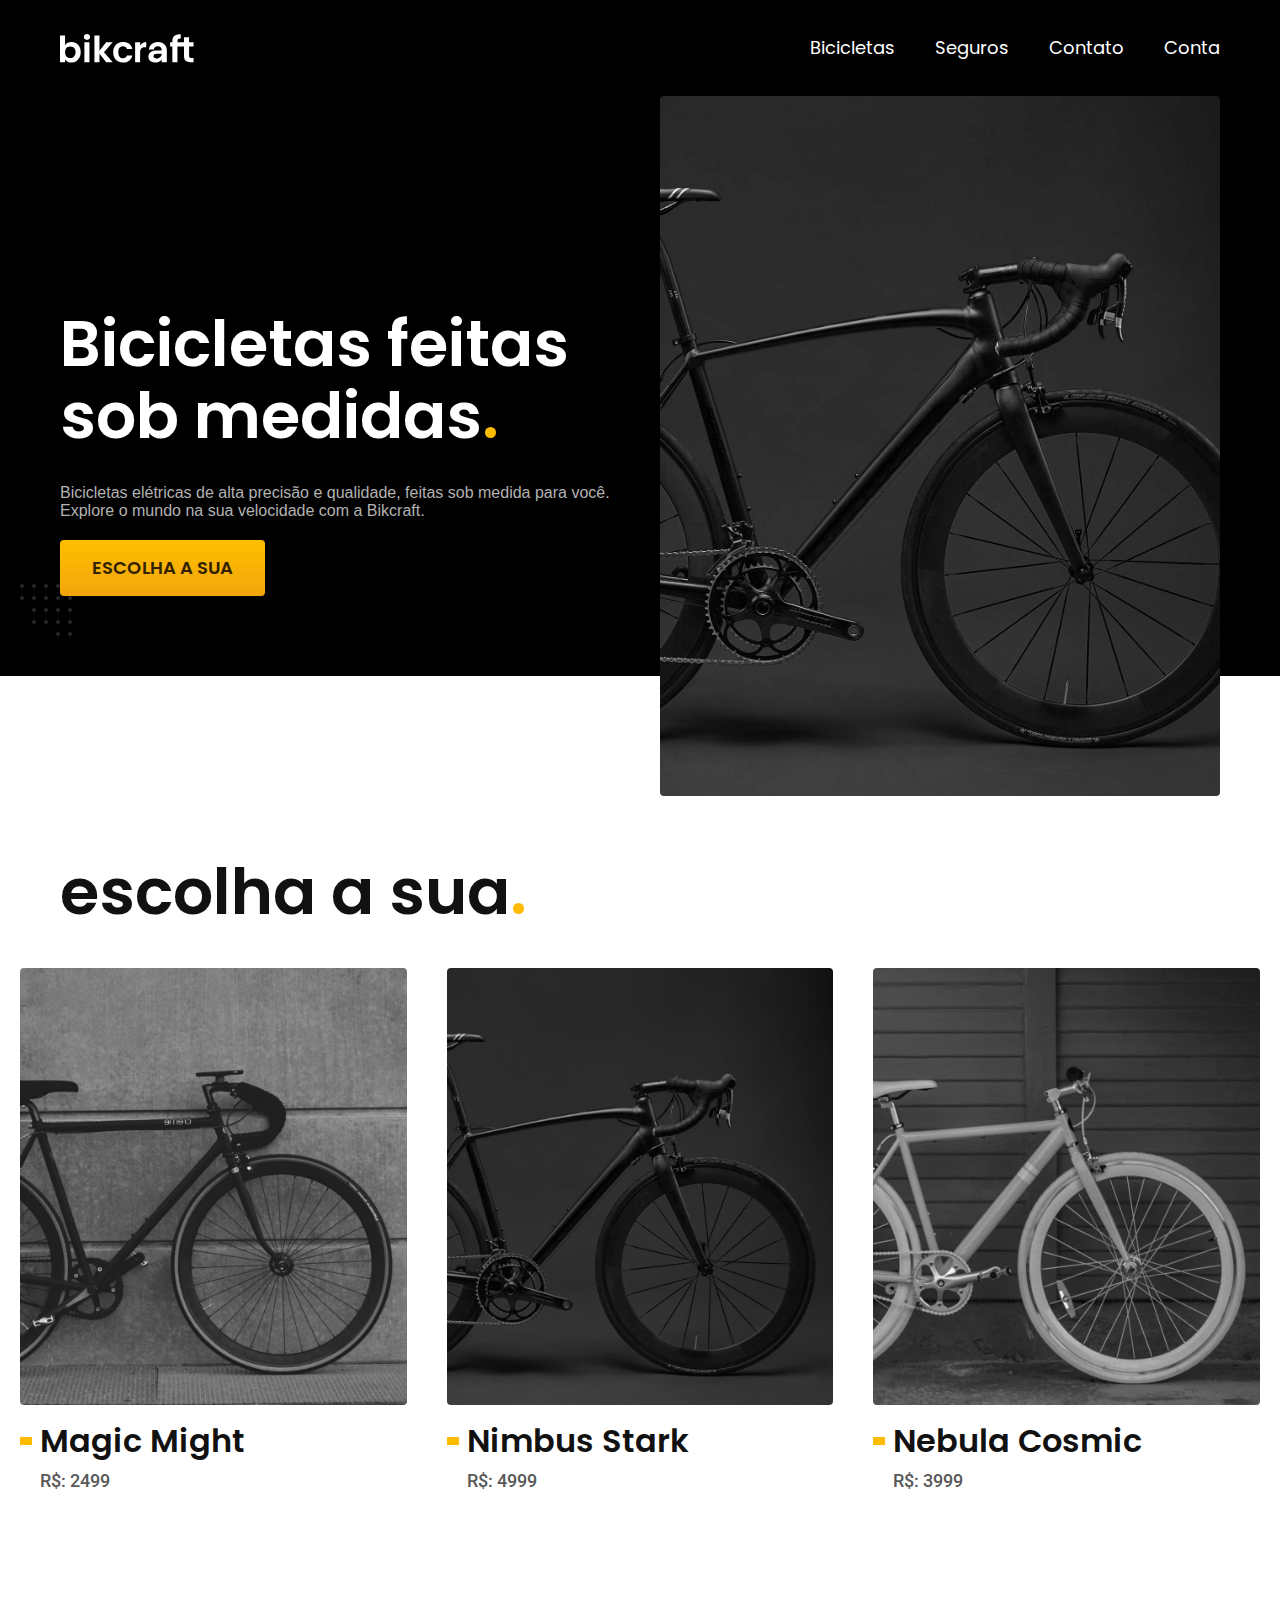
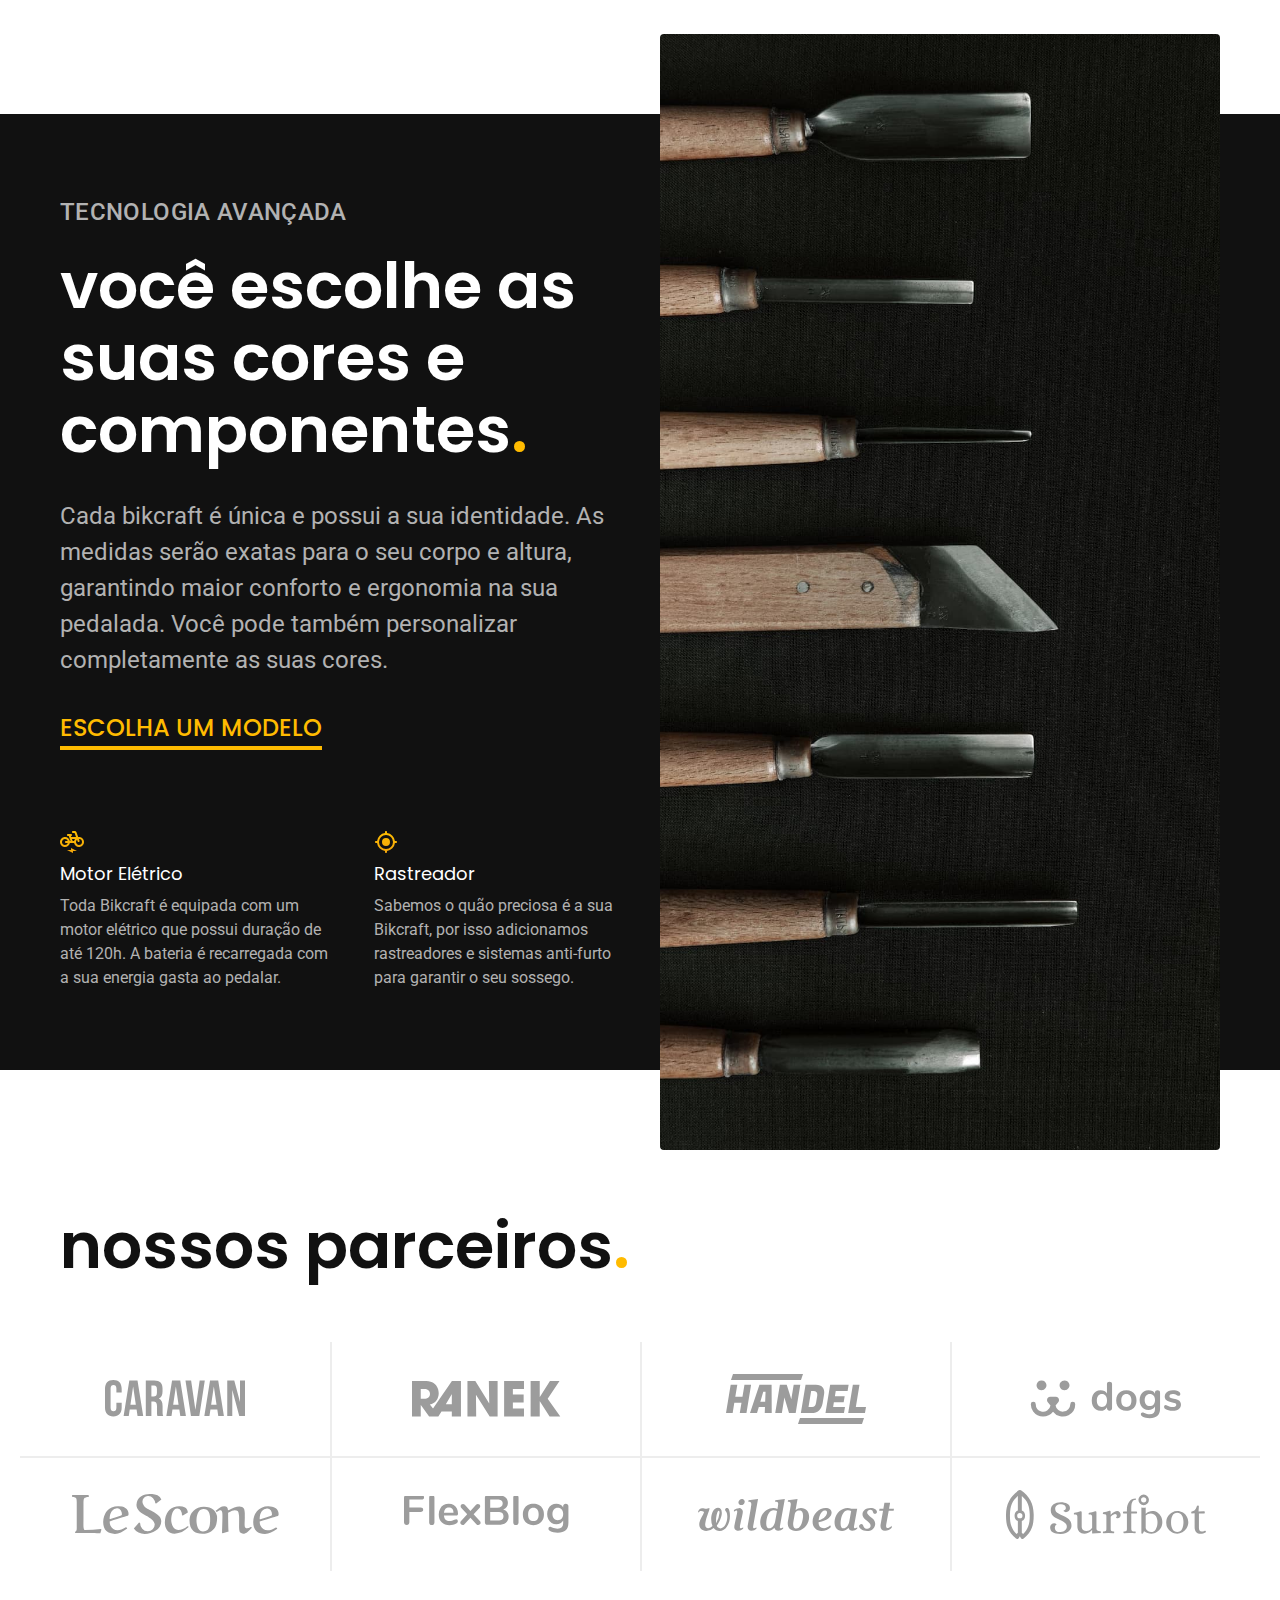
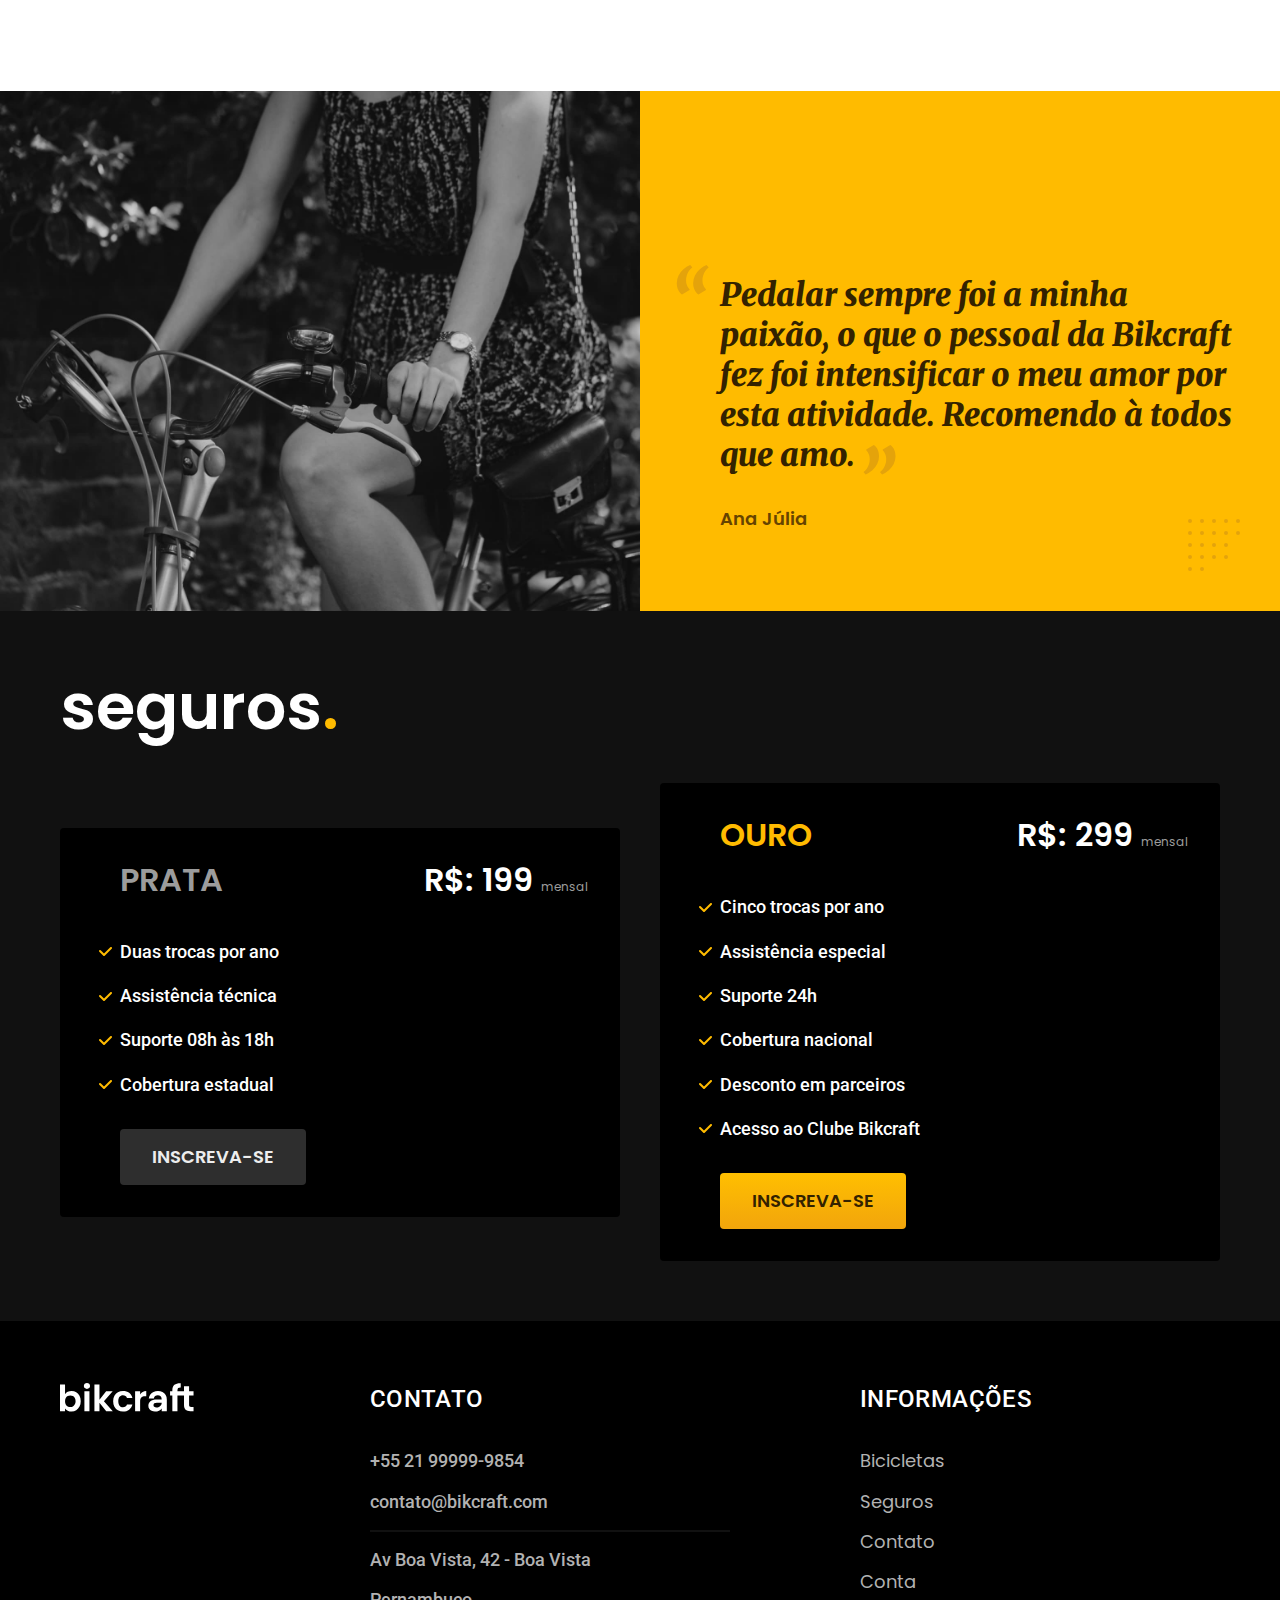
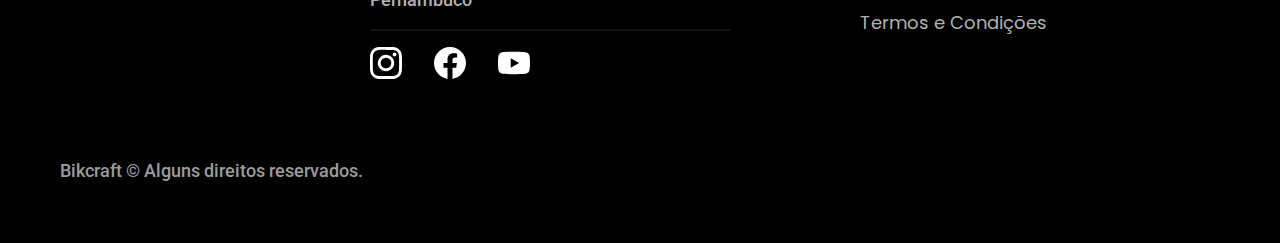
<file: index.html>
<!DOCTYPE html>

<html lang="pt-br">

<head>
    <meta charset="UTF-8">
    <meta name="viewport" content="width=device-width, initial-scale=1.0">
    <title> Bikcraft - Bicicletas Elétricas</title>
    <meta name="description" content="Bicicletas elétricas de alta precisão e qualidade, feitas sob medida para o cliente. Explore o mundo na sua velocidade com a Bikcraft.">

    <link rel="preload" href="./css/style.css" as="style">
    <link rel="stylesheet" href="./css/style.css">

    <link rel="preconnect" href="https://fonts.googleapis.com">
    <link rel="preconnect" href="https://fonts.gstatic.com" crossorigin>
    <link href="https://fonts.googleapis.com/css2?family=Merriweather:ital,wght@1,900&family=Poppins:wght@400;600&family=Roboto:wght@400;500&display=swap" rel="stylesheet">
</head>

<body>
    <header class="header-bg">
        <div class="header container">
            <a href="./">
                <img src="./img/bikcraft.svg" width="136" height="32" alt="Bikcraft">
            </a>

            <nav aria-label="primaria">
                <ul class="header-menu font-1-m cor-0">
                    <li> <a href="./bicicletas.html"> Bicicletas</a></li>
                    <li> <a href="./seguros.html"> Seguros</a></li>
                    <li> <a href="./contato.html"> Contato</a></li>
                    <li> <a href="./login.html"> Conta</a></li>
                </ul>
            </nav>
        </div>
    </header>

    <main class="introducao-bg">
        <div class="introducao container">
            <div class="introducao-conteudo">
                <h1 class="font-1-xxl cor-0 fadeInDown" data-anime="200"> Bicicletas feitas sob medidas<span class="cor-p1">.</span></h1>
                <p class="font-s-l cor-5 fadeInDown" data-anime="400">Bicicletas elétricas de alta precisão e qualidade, feitas sob medida para você. Explore o mundo na sua velocidade com a Bikcraft.</p>
                <a class="botao fadeInDown" href="./bicicletas.html" data-anime="600">Escolha a sua</a>
            </div>
            <picture data-anime="800" class="fadeInDown">
                <source media="(max-width: 800px)" srcset="./img/bicicletas/nimbus.jpg">
                <img src="./img/fotos/introducao.jpg" width="1280" height="1600" alt="Bicicleta elétrica preta.">
            </picture>
        </div>
    </main>

    <article class="bicicletas-lista">
        <h2 class=" container font-1-xxl">escolha a sua<span class="cor-p1">.</span></h2>
        <ul>
            <li>
                <a href="./bicicletas/magic.html">
                    <img src="/img/bicicletas/magic-home.jpg" width="920" height="1040" alt="Bicicleta preta">
                    <h3 class="font-1-xl">Magic Might</h3>
                    <span class="font-2-m cor-8">R$: 2499</span>
                </a>
            </li>
            <li>
                <a href="./bicicletas/nimbus.html">
                    <img src="/img/bicicletas/nimbus-home.jpg" width="920" height="1040" alt="Bicicleta preta">
                    <h3 class="font-1-xl">Nimbus Stark</h3>
                    <span class="font-2-m cor-8">R$: 4999</span>
                </a>
            </li>
            <li>
                <a href="./bicicletas/nebula.html">
                    <img src="/img/bicicletas/nebula-home.jpg"  width="920" height="1040" alt="Bicicleta preta">
                    <h3 class="font-1-xl">Nebula Cosmic</h3>
                    <span class="font-2-m cor-8">R$: 3999</span>
                </a>
            </li>
        </ul>
    </article>

    <article class="tecnologia-bg">
        <div class="tecnologia container">
            <div class="tecnologia-conteudo">
                <span class="font-2-l-b cor-5">Tecnologia Avançada</span>
                <h2 class="font-1-xxl cor-0">você escolhe as suas cores e componentes<spann class="cor-p1">.</span></h2>
                <p class="font-2-l cor-5">Cada bikcraft é única e possui a sua identidade. As medidas serão exatas para o seu corpo e altura, garantindo maior conforto e ergonomia na sua pedalada. Você pode também personalizar completamente as suas cores. </p>
                <a class="link" href="./bicicletas.html">Escolha um modelo</a>
                <div class="tecnologia-vantagens">
                    <div>
                        <img src="./img/icones/eletrica.svg" width="24" height="24" alt="">
                        <h3 class="font-1-m cor-0">Motor Elétrico</h3>
                        <p class="font-2-s cor-5">Toda Bikcraft é equipada com um motor elétrico que possui duração de até 120h. A bateria é recarregada com a sua energia gasta ao pedalar.</p>
                    </div>
                    <div>
                        <img src="./img/icones/rastreador.svg" width="24" height="24" alt="">
                        <h3 class="font-1-m cor-0">Rastreador</h3>
                        <p class="font-2-s cor-5">Sabemos o quão preciosa é a sua Bikcraft, por isso adicionamos rastreadores e sistemas anti-furto para garantir o seu sossego.</p>
                    </div>
                </div>
            </div>
            <div class="tecnologia-imagem">
                <img src="./img/fotos/tecnologia.jpg" width="1200" height="1920" alt="">
            </div>
        </div>
    </article>
    <section class="parceiros" aria-label="Nossos Parceiros">
        <h2 class=" container font-1-xxl">nossos parceiros<span class="cor-p1">.</span></h2>

        <ul>
            <li><img src="./img/parceiros/caravan.svg" width="140" height="38" alt="caravan"></li>
            <li><img src="./img/parceiros/ranek.svg" width="149" height="36" alt="ranek.svg"></li>
            <li><img src="./img/parceiros/handel.svg" width="140" height="50" alt="handel.svg"></li>
            <li><img src="./img/parceiros/dogs.svg" width="152" height="39" alt="dogs.svg"></li>
            <li><img src="./img/parceiros/lescone.svg" width="208" height="41" alt="lescone.svg"></li>
            <li><img src="./img/parceiros/flexblog.svg" width="165" height="38" alt="flexblog.svg"></li>
            <li><img src="./img/parceiros/wildbeast.svg" width="196" height="34" alt="wildbeast.svg"></li>
            <li><img src="./img/parceiros/surfbot.svg" width="200" height="49" alt="surfbot.svg"></li>
        </ul>
    </section>
    <section class="depoimento" aria-label="Depoimento">
        <div>
            <img src="./img/fotos/depoimento.jpg" width="1560" height="1360" alt="Pessoa pedalando numa bicicleta Bikcraft">
        </div>
        <div class="depoimento-conteudo">
            <blockquote class="font-1-xl cor-p5">
                <p>Pedalar sempre foi a minha paixão, o que o pessoal da Bikcraft fez foi intensificar o meu amor por esta atividade. Recomendo à todos que amo.</p>
            </blockquote>
            <span class="font-1-m-b cor-p4">Ana Júlia</span>
        </div>
    </section>

    <article class="seguros-bg">
        <div class="seguros container">
            <h2 class="font-1-xxl cor-0">seguros<spann class="cor-p1">.</span></h2>
            <div class="seguros-item">
                <h3 class="font-1-xl cor-6"> PRATA</h3>
                <span class="font-1-xl cor-0">R$: 199 <span class="font-1-xs cor-6">mensal</span></span>
                <ul class="font-2-m cor-0">
                    <li>Duas trocas por ano</li>
                    <li>Assistência técnica</li>
                    <li>Suporte 08h às 18h</li>
                    <li>Cobertura estadual</li>
                </ul>
                <a class="botao secundario" href="./orcamento.html">Inscreva-se</a>
            </div>

            <div class="seguros-item">
                <h3 class="font-1-xl cor-p1"> OURO</h3>
                <span class="font-1-xl cor-0">R$: 299 <span class="font-1-xs cor-6">mensal</span></span>
                <ul class="font-2-m cor-0">
                    <li>Cinco trocas por ano</li>
                    <li>Assistência especial</li>
                    <li>Suporte 24h</li>
                    <li>Cobertura nacional</li>
                    <li>Desconto em parceiros</li>
                    <li>Acesso ao Clube Bikcraft</li>
                </ul>
                <a class="botao" href="./orcamento.html">Inscreva-se</a>
            </div>
        </div>
    </article>

    <footer class="footer-bg">
        <div class="footer container">
            <img src="./img/bikcraft.svg" width="136" height="32" alt="Bikcraft">
            <div class="footer-contato">
                <h3 class="font-2-l-b cor-0">Contato</h3>
                <ul class="font-2-m cor-5">
                    <li><a href="tel:+5521999999854">+55 21 99999-9854 </a></li>
                    <li><a href="mailto:contato@bikcraft.com">contato@bikcraft.com </a></li>
                    <li>Av Boa Vista, 42 - Boa Vista</li>
                    <li>Pernambuco</li>
                </ul>
                <div class="footer-redes">
                    <a href="./">
                        <img src="./img/redes/instagram.svg" width="32" height="32" alt="Instagram">
                    </a>
                    <a href="./">
                        <img src="./img/redes/facebook.svg" width="32" height="32" alt="Facebook">
                    </a>
                    <a href="./">
                        <img src="./img/redes/youtube.svg" width="32" height="32" alt="Youtube">
                    </a>
                </div>
            </div>
            <div class="footer-informacoes">
                <h3 class="font-2-l-b cor-0">Informações</h3>
                <nav>
                    <ul class="font-1-m cor-5">
                        <li> <a href="./bicicletas.html"> Bicicletas</a></li>
                        <li> <a href="./seguros.html"> Seguros</a></li>
                        <li> <a href="./contato.html"> Contato</a></li>
                        <li> <a href="./login.html"> Conta</a></li>
                        <li> <a href="./termos.html"> Termos e Condições</a></li>
                    </ul>
                </nav>
            </div>
            <p class="footer-copy font-2-m cor-6">Bikcraft © Alguns direitos reservados.</p>
        </div>
    </footer>

    <script src="./js/plugins/simple-anime.js"></script>
    <script src="./js/script.js"></script>
</body>

</html>
</file>
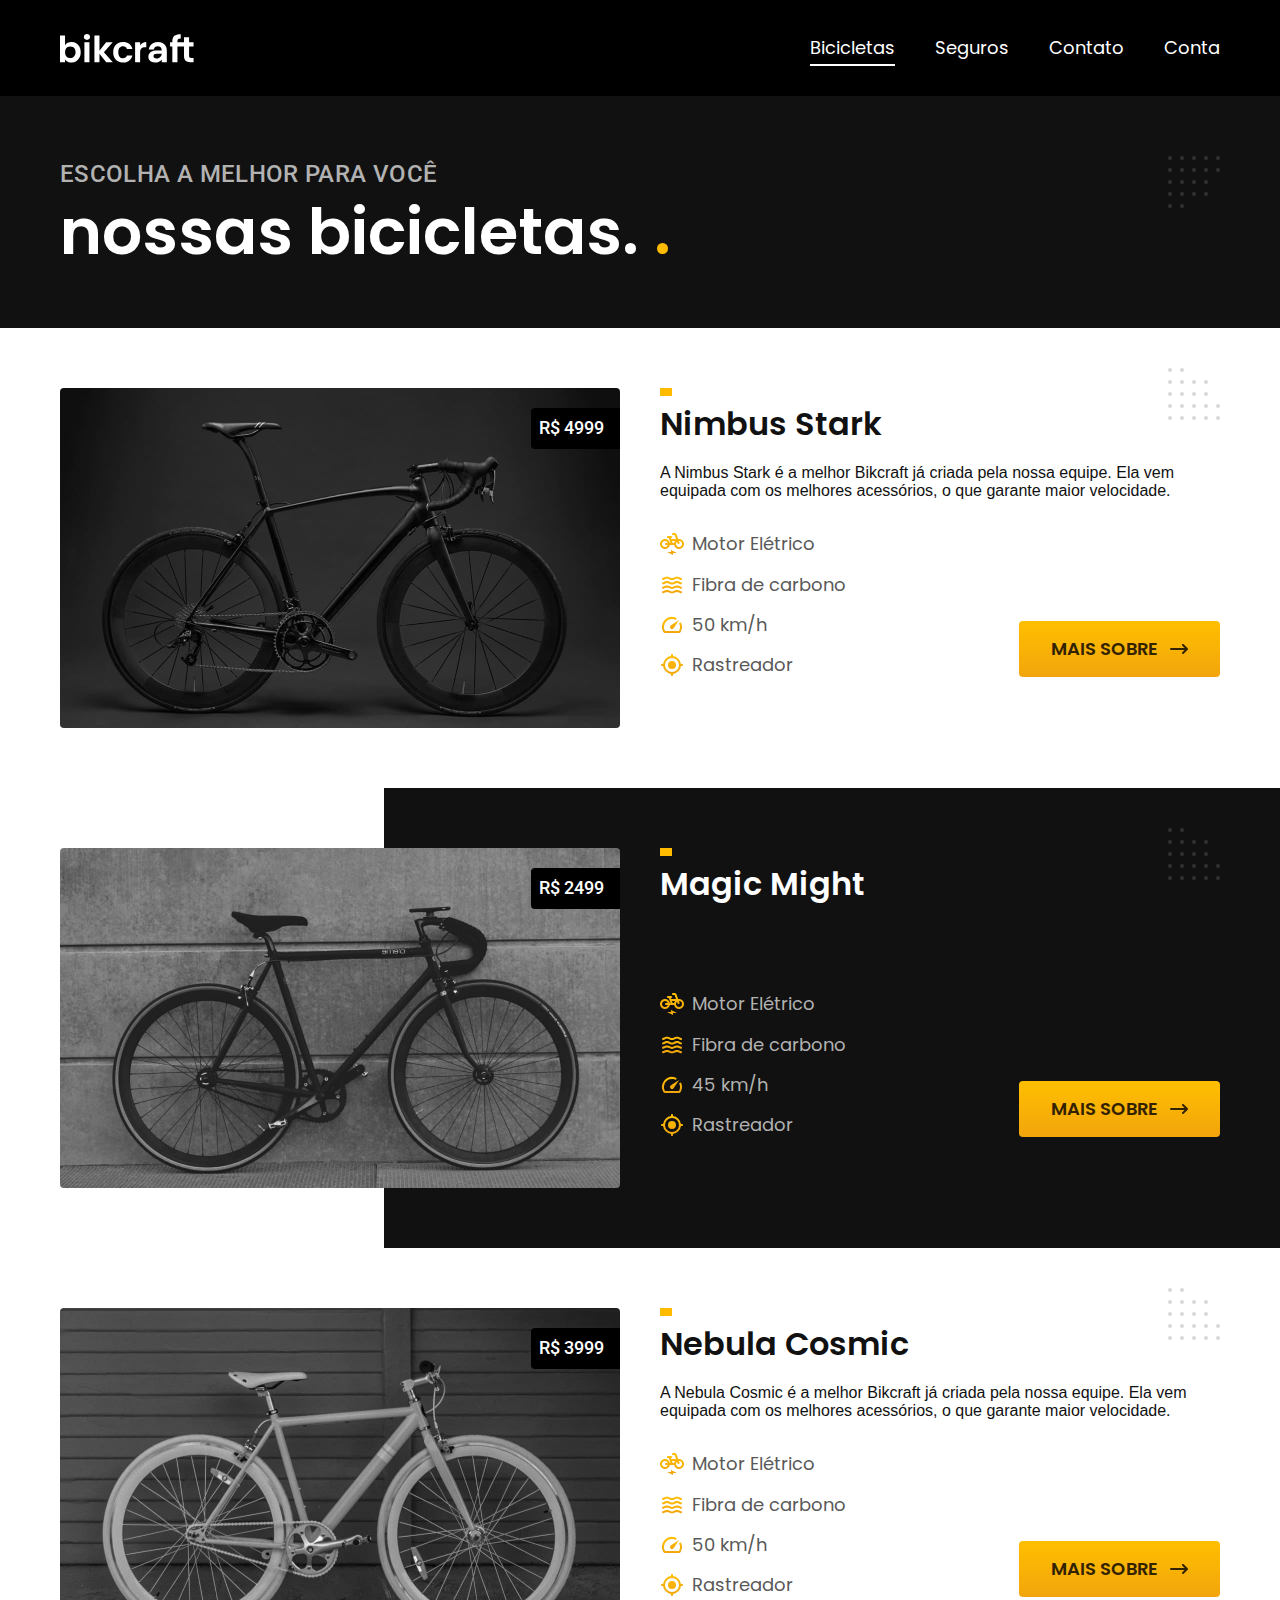
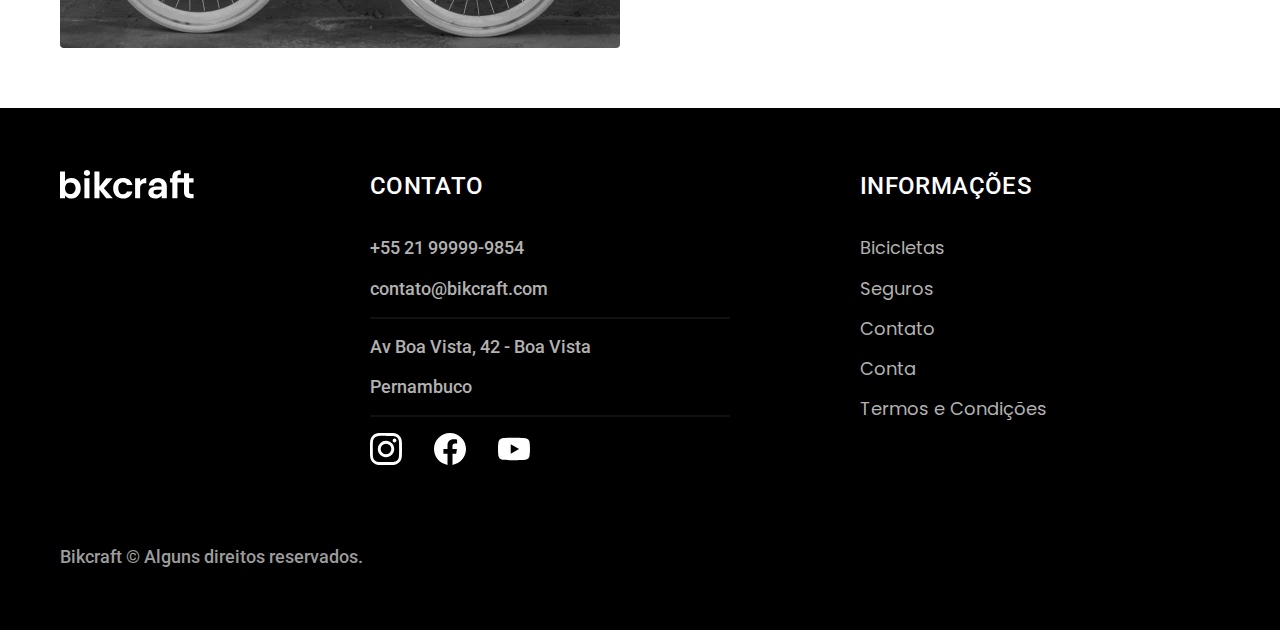
<file: bicicletas.html>
<!DOCTYPE html>

<html lang="pt-br">

<head>
  <meta charset="UTF-8">
  <meta name="viewport" content="width=device-width, initial-scale=1.0">
  <title> Bicicletas - Bikcraft </title>
  <meta name="description" content="Termos e condições.">

  <link rel="preload" href="./css/style.css" as="style">
  <link rel="stylesheet" href="./css/style.css">

  <link rel="preconnect" href="https://fonts.googleapis.com">
  <link rel="preconnect" href="https://fonts.gstatic.com" crossorigin>
  <link href="https://fonts.googleapis.com/css2?family=Merriweather:ital,wght@1,900&family=Poppins:wght@400;600&family=Roboto:wght@400;500&display=swap" rel="stylesheet">
</head>

<body id="bicicletas">
  <header class="header-bg">
    <div class="header container">
      <a href="./">
        <img src="./img/bikcraft.svg" alt="Bikcraft">
      </a>

      <nav aria-label="primaria">
        <ul class="header-menu font-1-m cor-0">
          <li> <a href="./bicicletas.html"> Bicicletas</a></li>
          <li> <a href="./seguros.html"> Seguros</a></li>
          <li> <a href="./contato.html"> Contato</a></li>
          <li> <a href="./login.html"> Conta</a></li>
        </ul>
      </nav>
    </div>
  </header>

  <main>
    <div class="titulo-bg">
      <div class="titulo container">
        <p class="font-2-l-b cor-5">Escolha a melhor para você</p>
        <h1 class="font-1-xxl cor-0">nossas bicicletas. <span class="cor-p1">.</span></h1>
      </div>
    </div>

    <div class="bicicletas container">
      <div class="bicicletas-imagem">
        <img src="./img/bicicletas/nimbus.jpg" alt="Bicicleta preta">
        <span class="font-2-m cor-0"> R$ 4999</span>
      </div>
      <div class="bicicletas-conteudo">
        <h2 class="font-1-xl">Nimbus Stark</h2>
        <p classs="font-2-s cor-8">A Nimbus Stark é a melhor Bikcraft já criada pela nossa equipe. Ela vem equipada com os melhores acessórios, o que garante maior velocidade.</p>
        <ul class="font-1-m cor-8">
          <li>
            <img src="./img/icones/eletrica.svg" alt="">Motor Elétrico
          </li>
          <li>
            <img src="./img/icones/carbono.svg" alt="">Fibra de carbono
          </li>
          <li>
            <img src="./img/icones/velocidade.svg" alt="">50 km/h
          </li>
          <li>
            <img src="./img/icones/rastreador.svg" alt="">Rastreador
          </li>
        </ul>
        <a class="botao seta" href="./bicicletas/nimbus.html">Mais Sobre</a>
      </div>
    </div>

    <div class="bicicletas-bg">
      <div class="bicicletas container">
        <div class="bicicletas-imagem">
          <img src="./img/bicicletas/magic.jpg" alt="Bicicleta preta">
          <span class="font-2-m cor-0"> R$ 2499</span>
        </div>
        <div class="bicicletas-conteudo">
          <h2 class="font-1-xl cor-0">Magic Might</h2>
          <p classs="font-2-s cor-5">A Magic Might é a melhor Bikcraft já criada pela nossa equipe. Ela vem equipada com os melhores acessórios, o que garante maior velocidade.</p>
          <ul class="font-1-m cor-5">
            <li>
              <img src="./img/icones/eletrica.svg" alt="">Motor Elétrico
            </li>
            <li>
              <img src="./img/icones/carbono.svg" alt="">Fibra de carbono
            </li>
            <li>
              <img src="./img/icones/velocidade.svg" alt="">45 km/h
            </li>
            <li>
              <img src="./img/icones/rastreador.svg" alt="">Rastreador
            </li>
          </ul>
          <a class="botao seta" href="./bicicletas/magic.html">Mais Sobre</a>
        </div>
      </div>
    </div>


    <div class="bicicletas container">
      <div class="bicicletas-imagem">
        <img src="./img/bicicletas/nebula.jpg" alt="Bicicleta preta">
        <span class="font-2-m cor-0"> R$ 3999</span>
      </div>
      <div class="bicicletas-conteudo">
        <h2 class="font-1-xl">Nebula Cosmic</h2>
        <p classs="font-2-s cor-8">A Nebula Cosmic é a melhor Bikcraft já criada pela nossa equipe. Ela vem equipada com os melhores acessórios, o que garante maior velocidade.</p>
        <ul class="font-1-m cor-8">
          <li>
            <img src="./img/icones/eletrica.svg" alt="">Motor Elétrico
          </li>
          <li>
            <img src="./img/icones/carbono.svg" alt="">Fibra de carbono
          </li>
          <li>
            <img src="./img/icones/velocidade.svg" alt="">50 km/h
          </li>
          <li>
            <img src="./img/icones/rastreador.svg" alt="">Rastreador
          </li>
        </ul>
        <a class="botao seta" href="./bicicletas/nebula.html">Mais Sobre</a>
      </div>
    </div>




  </main>


  <footer class="footer-bg">
    <div class="footer container">
      <img src="./img/bikcraft.svg" alt="Bikcraft">
      <div class="footer-contato">
        <h3 class="font-2-l-b cor-0">Contato</h3>
        <ul class="font-2-m cor-5">
          <li><a href="tel:+5521999999854">+55 21 99999-9854 </a></li>
          <li><a href="mailto:contato@bikcraft.com">contato@bikcraft.com </a></li>
          <li>Av Boa Vista, 42 - Boa Vista</li>
          <li>Pernambuco</li>
        </ul>
        <div class="footer-redes">
          <a href="./">
            <img src="./img/redes/instagram.svg" alt="Instagram">
          </a>
          <a href="./">
            <img src="./img/redes/facebook.svg" alt="Facebook">
          </a>
          <a href="./">
            <img src="./img/redes/youtube.svg" alt="Youtube">
          </a>
        </div>
      </div>
      <div class="footer-informacoes">
        <h3 class="font-2-l-b cor-0">Informações</h3>
        <nav>
          <ul class="font-1-m cor-5">
            <li> <a href="./bicicletas.html"> Bicicletas</a></li>
            <li> <a href="./seguros.html"> Seguros</a></li>
            <li> <a href="./contato.html"> Contato</a></li>
            <li> <a href="./login.html"> Conta</a></li>
            <li> <a href="./termos.html"> Termos e Condições</a></li>
          </ul>
        </nav>
      </div>
      <p class="footer-copy font-2-m cor-6">Bikcraft © Alguns direitos reservados.</p>
    </div>
  </footer>
  <script src="./js/script.js"></script>
</body>

</html>
</file>
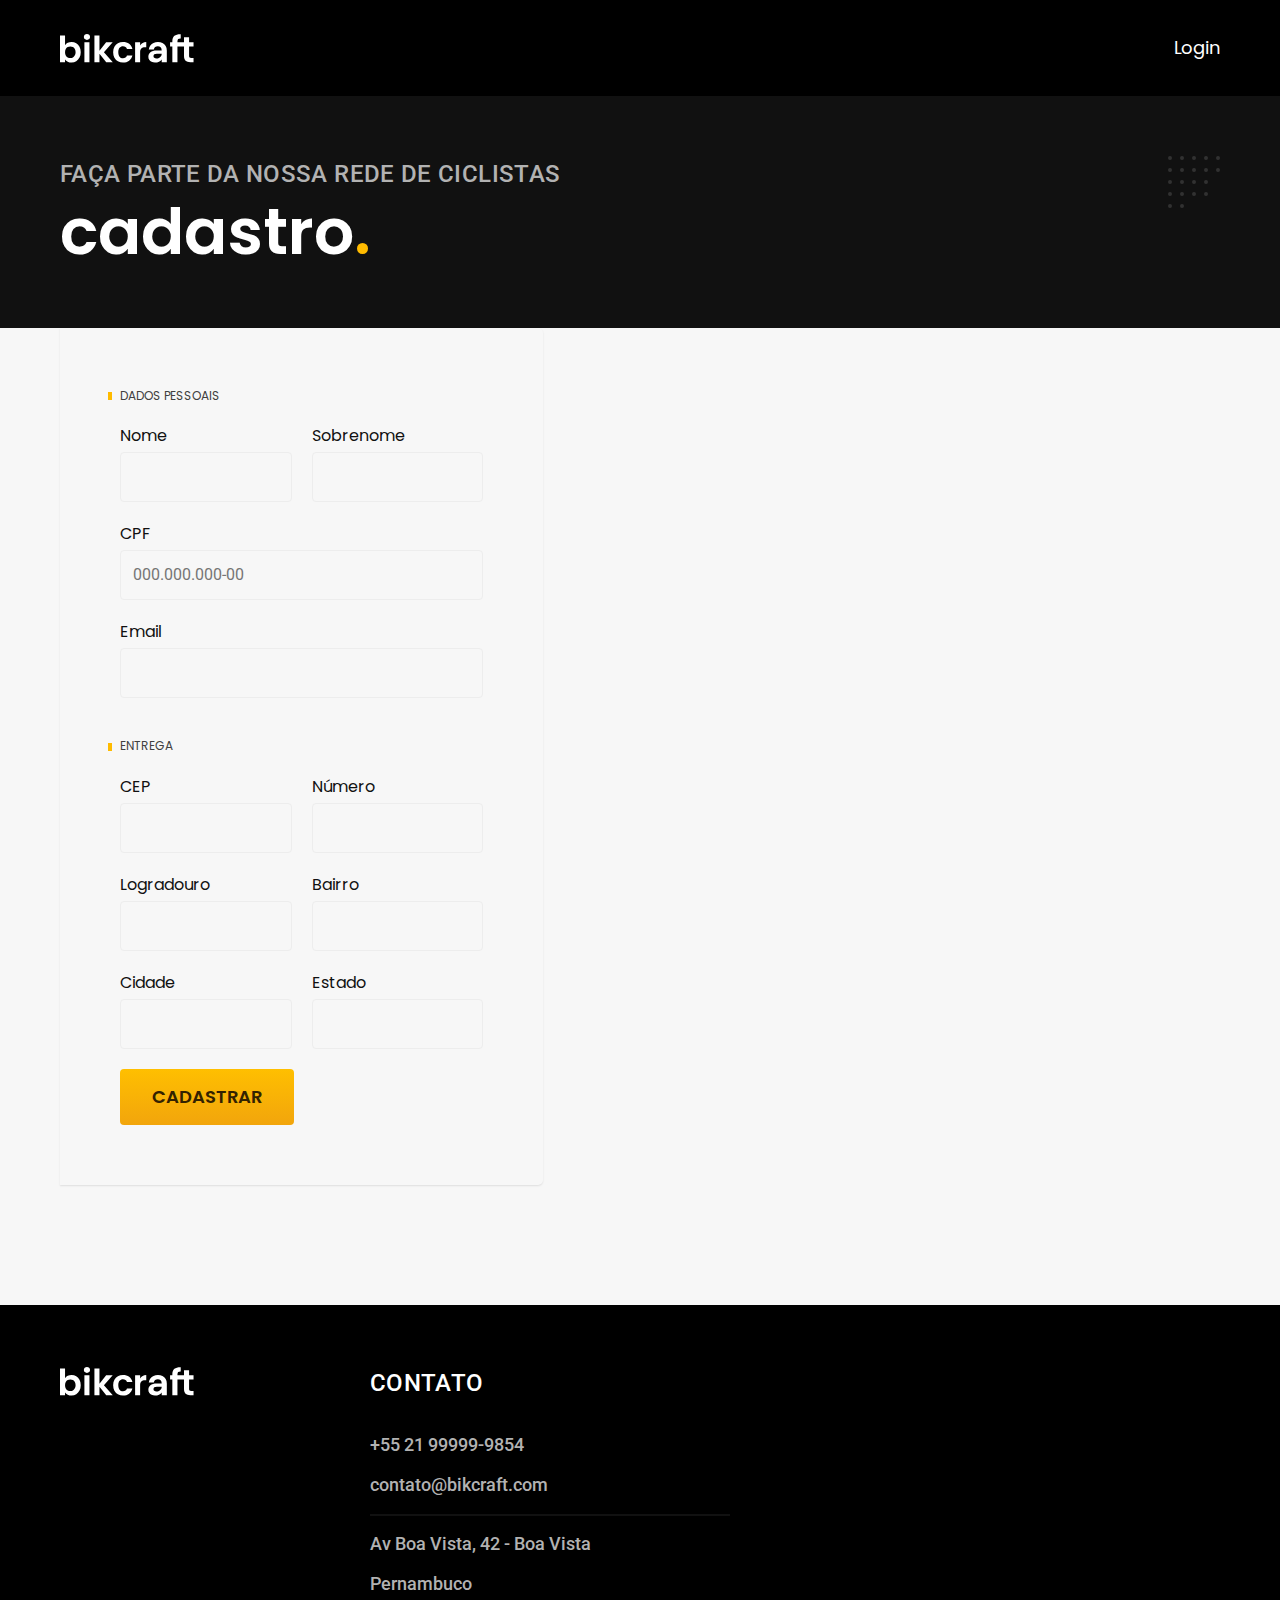
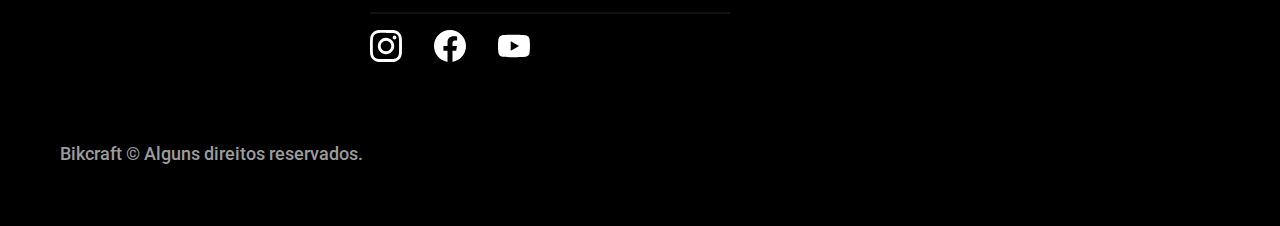
<file: cadastro.html>
<!DOCTYPE html>

<html lang="pt-br">

<head>
  <meta charset="UTF-8">
  <meta name="viewport" content="width=device-width, initial-scale=1.0">
  <title>Orçamento | Bikcraft</title>
  <meta name="description" content="Termos e condições.">

  <link rel="preload" href="./css/style.css" as="style">
  <link rel="stylesheet" href="./css/style.css">

  <link rel="preconnect" href="https://fonts.googleapis.com">
  <link rel="preconnect" href="https://fonts.gstatic.com" crossorigin>
  <link href="https://fonts.googleapis.com/css2?family=Merriweather:ital,wght@1,900&family=Poppins:wght@400;600&family=Roboto:wght@400;500&display=swap" rel="stylesheet">
</head>

<body id="orcamento">
  <header class="header-bg">
    <div class="header container">
      <a>
        <img src="./img/bikcraft.svg" alt="Bikcraft">
      </a>

      <nav aria-label="primaria">
        <ul class="header-menu font-1-m cor-0">
          <li> <a href="./login.html"> Login</a></li>
          <!-- <li> <a href="./seguros.html"> Seguros</a></li>
          <li> <a href="./contato.html"> Contato</a></li>
          <li> <a href="./login.html"> Conta</a></li> -->
        </ul>
      </nav>
    </div>
  </header>

  <main>
    <div class="titulo-bg">
      <div class="titulo container">
        <p class="font-2-l-b cor-5">faça parte da nossa rede de ciclistas</p>
        <h1 class="font-1-xxl cor-0">cadastro<span class="cor-p1">.</span></h1>
      </div>
    </div>

    <form class="orcamento container" action="./">
      
      <div class="orcamento-dados form">
        <h2 class="font-1-xs cor-9 col-2">dados pessoais</h2>
        <div>
          <label for="nome">Nome</label>
          <input type="text" id="nome" name="nome">
        </div>
        <div>
          <label for="sobrenome">Sobrenome</label>
          <input type="text" id="sobrenome" name="sobrenome">
        </div>
        <div class="col-2">
          <label for="cpf">CPF</label>
          <input type="text" id="cpf" name="cpf" placeholder="000.000.000-00">
        </div>
        <div class="col-2">
          <label for="email">Email</label>
          <input type="email" id="email" name="email">
        </div>
        <h2 class="font-1-xs cor-9 col-2">entrega</h2>
        <div>
          <label for="cep">CEP</label>
          <input type="text" id="cep" name="cep">
        </div>
        <div>
          <label for="numero">Número</label>
          <input type="text" id="numero" name="numero">
        </div>
        <div>
          <label for="logradouro">Logradouro</label>
          <input type="text" id="logradouro" name="logradouro">
        </div>
        <div>
          <label for="bairro">Bairro</label>
          <input type="text" id="bairro" name="bairro">
        </div>
        <div>
          <label for="cidade">Cidade</label>
          <input type="text" id="cidade" name="cidade">
        </div>
        <div>
          <label for="estado">Estado</label>
          <input type="text" id="estado" name="estado">
        </div>
        <button class="botao col-2">Cadastrar</button>
        </div>
    </form>
  </main>


  <footer class="footer-bg">
    <div class="footer container">
      <img src="./img/bikcraft.svg" alt="Bikcraft">
      <div class="footer-contato">
        <h3 class="font-2-l-b cor-0">Contato</h3>
        <ul class="font-2-m cor-5">
          <li><a href="tel:+5521999999854">+55 21 99999-9854 </a></li>
          <li><a href="mailto:contato@bikcraft.com">contato@bikcraft.com </a></li>
          <li>Av Boa Vista, 42 - Boa Vista</li>
          <li>Pernambuco</li>
        </ul>
        <div class="footer-redes">
          <a href="">
            <img src="./img/redes/instagram.svg" alt="Instagram">
          </a>
          <a href="">
            <img src="./img/redes/facebook.svg" alt="Facebook">
          </a>
          <a href="">
            <img src="./img/redes/youtube.svg" alt="Youtube">
          </a>
        </div>
      </div>
      <!-- <div class="footer-informacoes">
        <h3 class="font-2-l-b cor-0">Informações</h3>
        <nav>
          <ul class="font-1-m cor-5">
            <li> <a href="./bicicletas.html"> Bicicletas</a></li>
            <li> <a href="./seguros.html"> Seguros</a></li>
            <li> <a href="./contato.html"> Contato</a></li>
            <li> <a href="./login.html"> Conta</a></li>
            <li> <a href="./termos.html"> Termos e Condições</a></li>
          </ul>
        </nav>
      </div> -->
      <p class="footer-copy font-2-m cor-6">Bikcraft © Alguns direitos reservados.</p>
    </div>
  </footer>
  <script src="./js/script.js"></script>
</body>

</html>
</file>
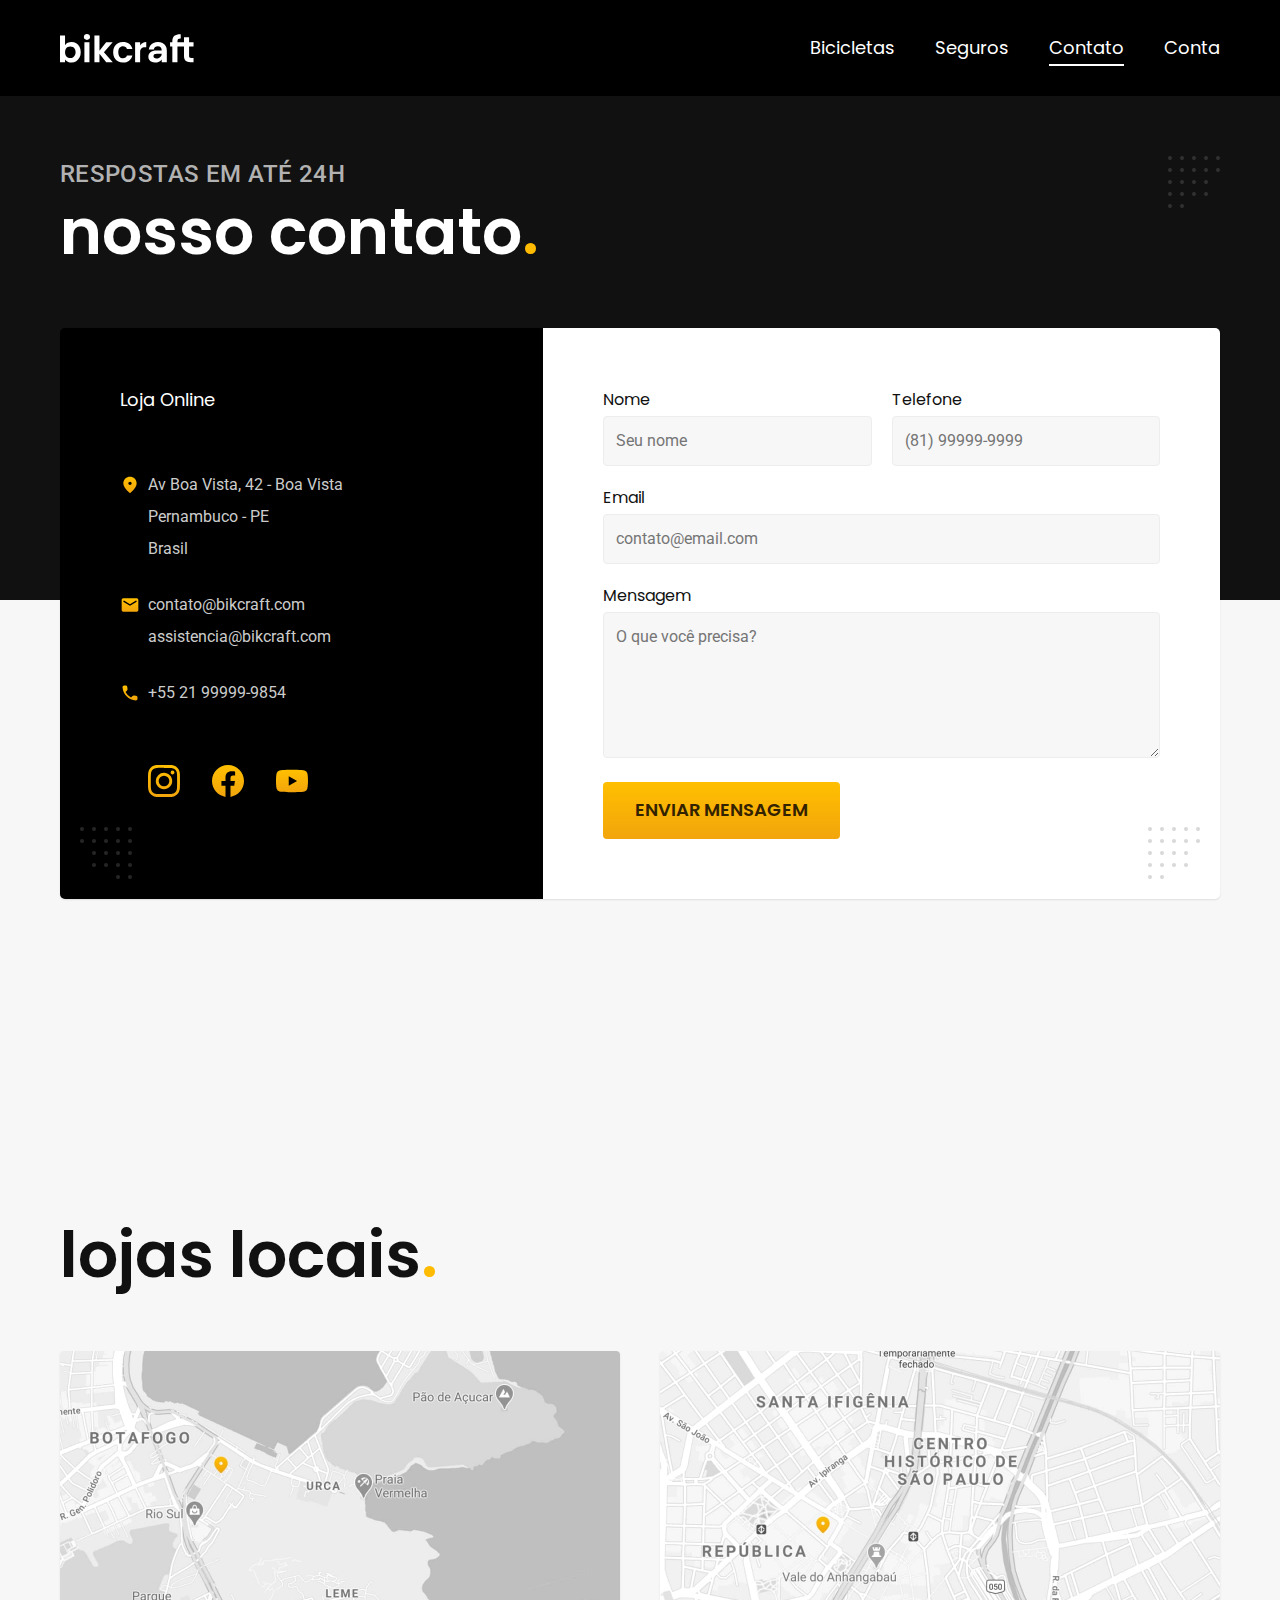
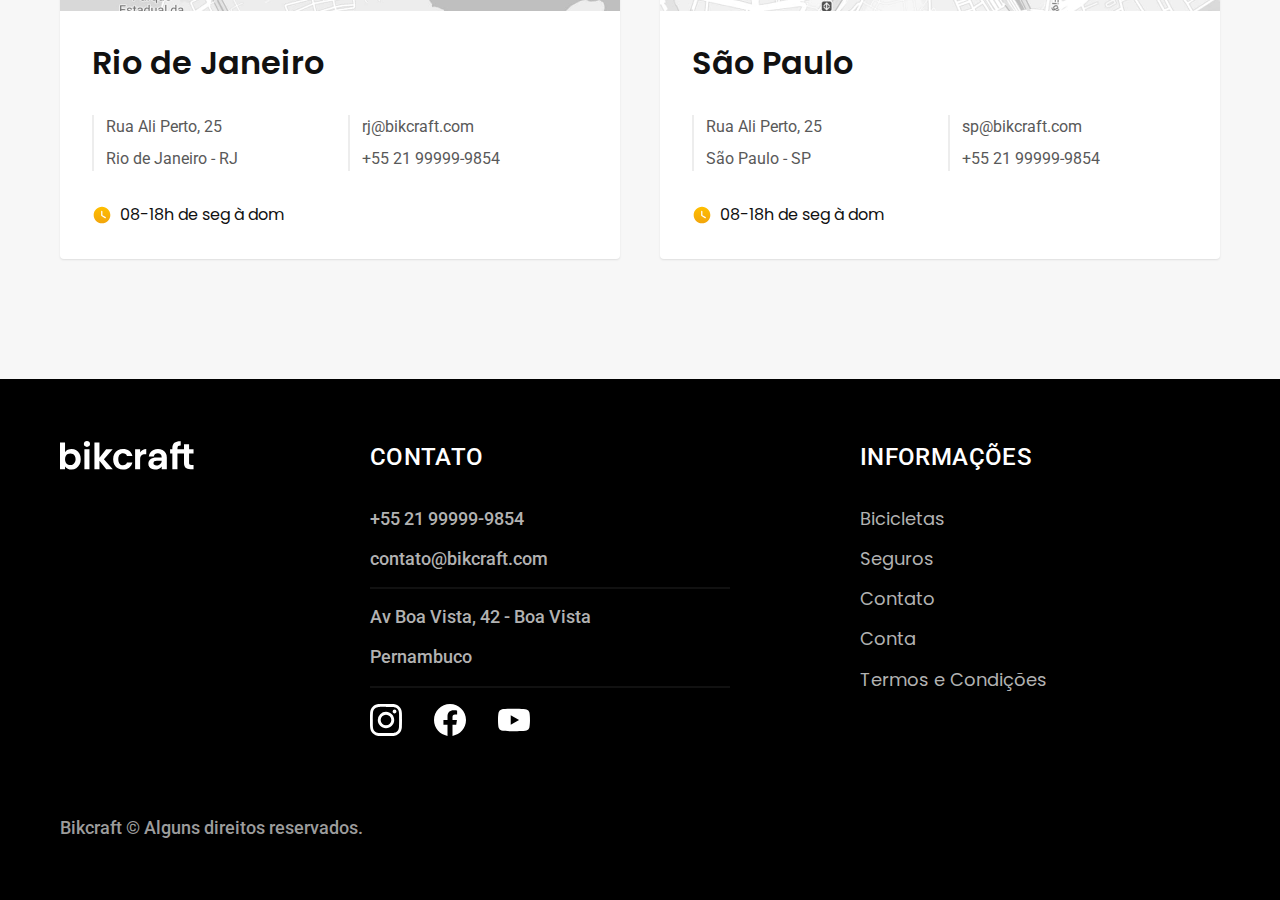
<file: contato.html>
<!DOCTYPE html>

<html lang="pt-br">

<head>
  <meta charset="UTF-8">
  <meta name="viewport" content="width=device-width, initial-scale=1.0">
  <title>Contato | Bikcraft</title>
  <meta name="description" content="Termos e condições.">

  <link rel="preload" href="./css/style.css" as="style">
  <link rel="stylesheet" href="./css/style.css">

  <link rel="preconnect" href="https://fonts.googleapis.com">
  <link rel="preconnect" href="https://fonts.gstatic.com" crossorigin>
  <link href="https://fonts.googleapis.com/css2?family=Merriweather:ital,wght@1,900&family=Poppins:wght@400;600&family=Roboto:wght@400;500&display=swap" rel="stylesheet">
</head>

<body id="contato">
  <header class="header-bg">
    <div class="header container">
      <a href="./">
        <img src="./img/bikcraft.svg" alt="Bikcraft">
      </a>

      <nav aria-label="primaria">
        <ul class="header-menu font-1-m cor-0">
          <li> <a href="./bicicletas.html"> Bicicletas</a></li>
          <li> <a href="./seguros.html"> Seguros</a></li>
          <li> <a href="./contato.html"> Contato</a></li>
          <li> <a href="./login.html"> Conta</a></li>
        </ul>
      </nav>
    </div>
  </header>

  <main>
    <div class="titulo-bg">
      <div class="titulo container">
        <p class="font-2-l-b cor-5">Respostas em até 24h</p>
        <h1 class="font-1-xxl cor-0">nosso contato<span class="cor-p1">.</span></h1>
      </div>
    </div>

    <div class="contato container">
      <section class="contato-dados "aria-label="Endereço">
        <h2 class="font-1-m cor-0">Loja Online</h2>
        <div class="contato-endereco font-2-s cor-4">
          <p>Av Boa Vista, 42 - Boa Vista</p>
          <p>Pernambuco - PE</p>
          <p>Brasil</p>
        </div>
        <address class="contato-meios font-2-s cor-4">
          <a href="mailto:contato@bikcraft.com">contato@bikcraft.com</a>
          <a href="mailto:assistencia@bikcraft.com">assistencia@bikcraft.com</a>
          <a href="tel:+5521999999854">+55 21 99999-9854 </a>
        </address>
        <div class="contato-redes">
          <a href="./">
            <img src="./img/redes/instagram-p.svg" alt="Instagram">
          </a>
          <a href="./">
            <img src="./img/redes/facebook-p.svg" alt="Facebook">
          </a>
          <a href="./">
            <img src="./img/redes/youtube-p.svg" alt="Youtube">
          </a>
        </div>
      </section>

      <section class="contato-formulario" aria-label="Formulário">
        <form class="form" action="./contato.html">
          <div>
            <label for="nome">Nome</label>
            <input type="text" id="nome" name="nome" placeholder="Seu nome">
          </div>
          <div>
            <label for="telefone">Telefone</label>
            <input type="text" id="telefone" name="telefone" placeholder="(81) 99999-9999">
          </div>
          <div class="col-2">
            <label for="email">Email</label>
            <input type="email" id="email" name="email" placeholder="contato@email.com">
          </div>
          <div class="col-2">
            <label for="mensagem">Mensagem</label>
            <textarea rows="5" id="mensagem" name="mensagem" placeholder="O que você precisa?"></textarea>
          </div>
          <button class="botao col-2">Enviar Mensagem</button>
          </form>
      </section>
    </div>
  </main>

  <article class="lojas container">
    <h2 class="font-1-xxl">lojas locais<span class="cor-p1">.</span></h2>
    <div class="lojas-item">
      <img src="./img/lojas/rj.jpg" alt="mapa marcando o Endereço 
      em Rua Ali Perto, 25 - Rio de Janeiro - RJ">
      <div class="lojas-conteudo">
        <h3 class="font-1-xl">Rio de Janeiro</h3>
        <div class="lojas-dados font-2-s cor-8">
          <p>Rua Ali Perto, 25</p>
          <p>Rio de Janeiro - RJ</p>
        </div>
        <div class="lojas-dados font-2-s cor-8">
          <a href="mailto:rj@bikcraft.com">rj@bikcraft.com</a>
          <a href="tel:+5521999999854">+55 21 99999-9854 </a>
        </div>
        <p class="lojas-tempo font-1-s"><img src="./img/icones/horario.svg" alt="">08-18h de seg à dom</p>
      </div>
    </div>

    <div class="lojas-item">
      <img src="./img/lojas/sp.jpg" alt="mapa marcando o Endereço 
      em Rua Ali Perto, 25 - São Paulo - SP">
      <div class="lojas-conteudo">
        <h3 class="font-1-xl">São Paulo</h3>
        <div class="lojas-dados font-2-s cor-8">
          <p>Rua Ali Perto, 25</p>
          <p>São Paulo - SP</p>
        </div>
        <div class="lojas-dados font-2-s cor-8">
          <a href="mailto:sp@bikcraft.com">sp@bikcraft.com</a>
          <a href="tel:+5511999999854">+55 21 99999-9854 </a>
        </div>
        <p class="lojas-tempo font-1-s"><img src="./img/icones/horario.svg" alt="">08-18h de seg à dom</p>
      </div>
    </div>
  </article>

  <footer class="footer-bg">
    <div class="footer container">
      <img src="./img/bikcraft.svg" alt="Bikcraft">
      <div class="footer-contato">
        <h3 class="font-2-l-b cor-0">Contato</h3>
        <ul class="font-2-m cor-5">
          <li><a href="tel:+5521999999854">+55 21 99999-9854 </a></li>
          <li><a href="mailto:contato@bikcraft.com">contato@bikcraft.com </a></li>
          <li>Av Boa Vista, 42 - Boa Vista</li>
          <li>Pernambuco</li>
        </ul>
        <div class="footer-redes">
          <a href="./">
            <img src="./img/redes/instagram.svg" alt="Instagram">
          </a>
          <a href="./">
            <img src="./img/redes/facebook.svg" alt="Facebook">
          </a>
          <a href="./">
            <img src="./img/redes/youtube.svg" alt="Youtube">
          </a>
        </div>
      </div>
      <div class="footer-informacoes">
        <h3 class="font-2-l-b cor-0">Informações</h3>
        <nav>
          <ul class="font-1-m cor-5">
            <li> <a href="./bicicletas.html"> Bicicletas</a></li>
            <li> <a href="./seguros.html"> Seguros</a></li>
            <li> <a href="./contato.html"> Contato</a></li>
            <li> <a href="./login.html"> Conta</a></li>
            <li> <a href="./termos.html"> Termos e Condições</a></li>
          </ul>
        </nav>
      </div>
      <p class="footer-copy font-2-m cor-6">Bikcraft © Alguns direitos reservados.</p>
    </div>
  </footer>
  <script src="./js/script.js"></script>
</body>

</html>
</file>
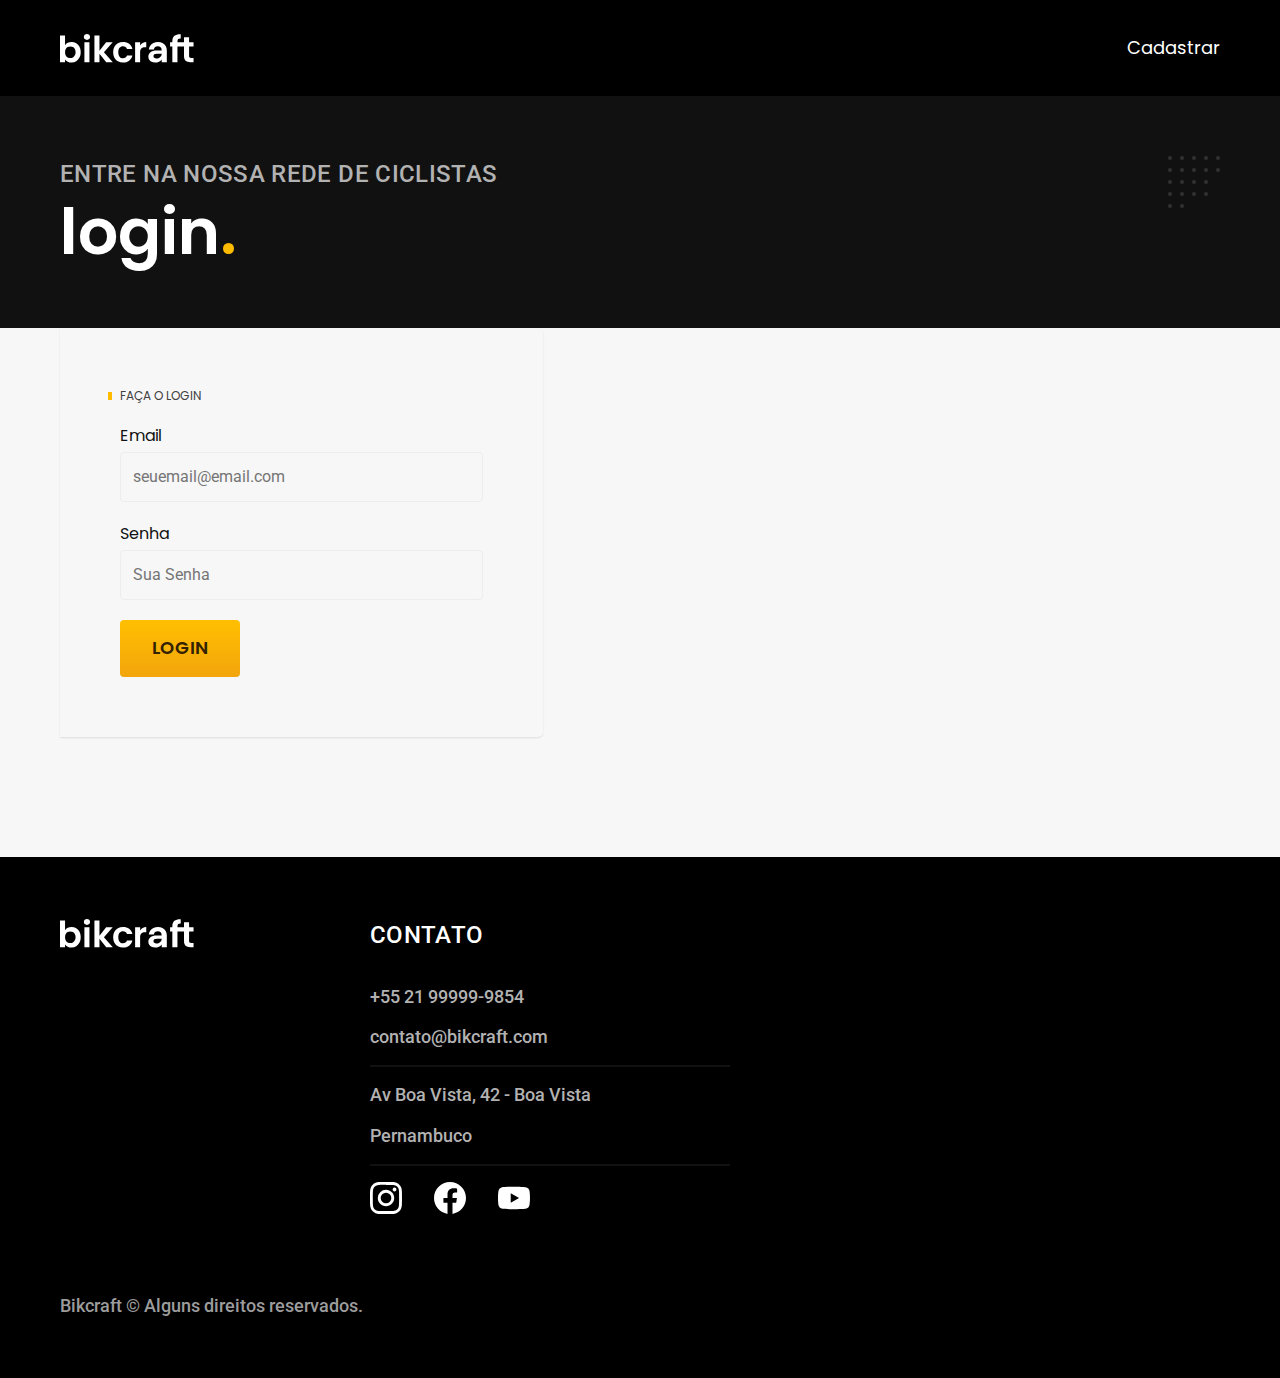
<file: login.html>
<!DOCTYPE html>

<html lang="pt-br">

<head>
  <meta charset="UTF-8">
  <meta name="viewport" content="width=device-width, initial-scale=1.0">
  <title>Orçamento | Bikcraft</title>
  <meta name="description" content="Termos e condições.">

  <link rel="preload" href="./css/style.css" as="style">
  <link rel="stylesheet" href="./css/style.css">

  <link rel="preconnect" href="https://fonts.googleapis.com">
  <link rel="preconnect" href="https://fonts.gstatic.com" crossorigin>
  <link href="https://fonts.googleapis.com/css2?family=Merriweather:ital,wght@1,900&family=Poppins:wght@400;600&family=Roboto:wght@400;500&display=swap" rel="stylesheet">
</head>

<body id="orcamento">
  <header class="header-bg">
    <div class="header container">
      <a>
        <img src="./img/bikcraft.svg" alt="Bikcraft">
      </a>

      <nav aria-label="primaria">
        <ul class="header-menu font-1-m cor-0">
            <li><a href="./cadastro.html"> Cadastrar</a></li>
          <!-- <li> <a href="./seguros.html"> Seguros</a></li>
          <li> <a href="./contato.html"> Contato</a></li>
          <li> <a href="./login.html"> Conta</a></li> -->
        </ul>
      </nav>
    </div>
  </header>

  <main>
    <div class="titulo-bg">
      <div class="titulo container">
        <p class="font-2-l-b cor-5">Entre na nossa rede de ciclistas</p>
        <h1 class="font-1-xxl cor-0">login<span class="cor-p1">.</span></h1>
      </div>
    </div>

    <form class="orcamento container" action="./">
      
      <div class="orcamento-dados form">
        <h2 class="font-1-xs cor-9 col-2">Faça o login</h2>
        <div class="col-2">
            <label for="email">Email</label>
            <input type="email" id="email" name="email" placeholder="seuemail@email.com">
          </div>
        <div class="col-2">
            <label for="senha">Senha</label>
            <input type="password" id="senha" name="senha" placeholder="Sua Senha">
        </div>
        <button class="botao col-2">Login</button>
        </div>
    </form>
  </main>


  <footer class="footer-bg">
    <div class="footer container">
      <img src="./img/bikcraft.svg" alt="Bikcraft">
      <div class="footer-contato">
        <h3 class="font-2-l-b cor-0">Contato</h3>
        <ul class="font-2-m cor-5">
          <li><a href="tel:+5521999999854">+55 21 99999-9854 </a></li>
          <li><a href="mailto:contato@bikcraft.com">contato@bikcraft.com </a></li>
          <li>Av Boa Vista, 42 - Boa Vista</li>
          <li>Pernambuco</li>
        </ul>
        <div class="footer-redes">
          <a href="">
            <img src="./img/redes/instagram.svg" alt="Instagram">
          </a>
          <a href="">
            <img src="./img/redes/facebook.svg" alt="Facebook">
          </a>
          <a href="">
            <img src="./img/redes/youtube.svg" alt="Youtube">
          </a>
        </div>
      </div>
      <!-- <div class="footer-informacoes">
        <h3 class="font-2-l-b cor-0">Informações</h3>
        <nav>
          <ul class="font-1-m cor-5">
            <li> <a href="./bicicletas.html"> Bicicletas</a></li>
            <li> <a href="./seguros.html"> Seguros</a></li>
            <li> <a href="./contato.html"> Contato</a></li>
            <li> <a href="./login.html"> Conta</a></li>
            <li> <a href="./termos.html"> Termos e Condições</a></li>
          </ul>
        </nav>
      </div> -->
      <p class="footer-copy font-2-m cor-6">Bikcraft © Alguns direitos reservados.</p>
    </div>
  </footer>
  <script src="./js/script.js"></script>
</body>

</html>
</file>
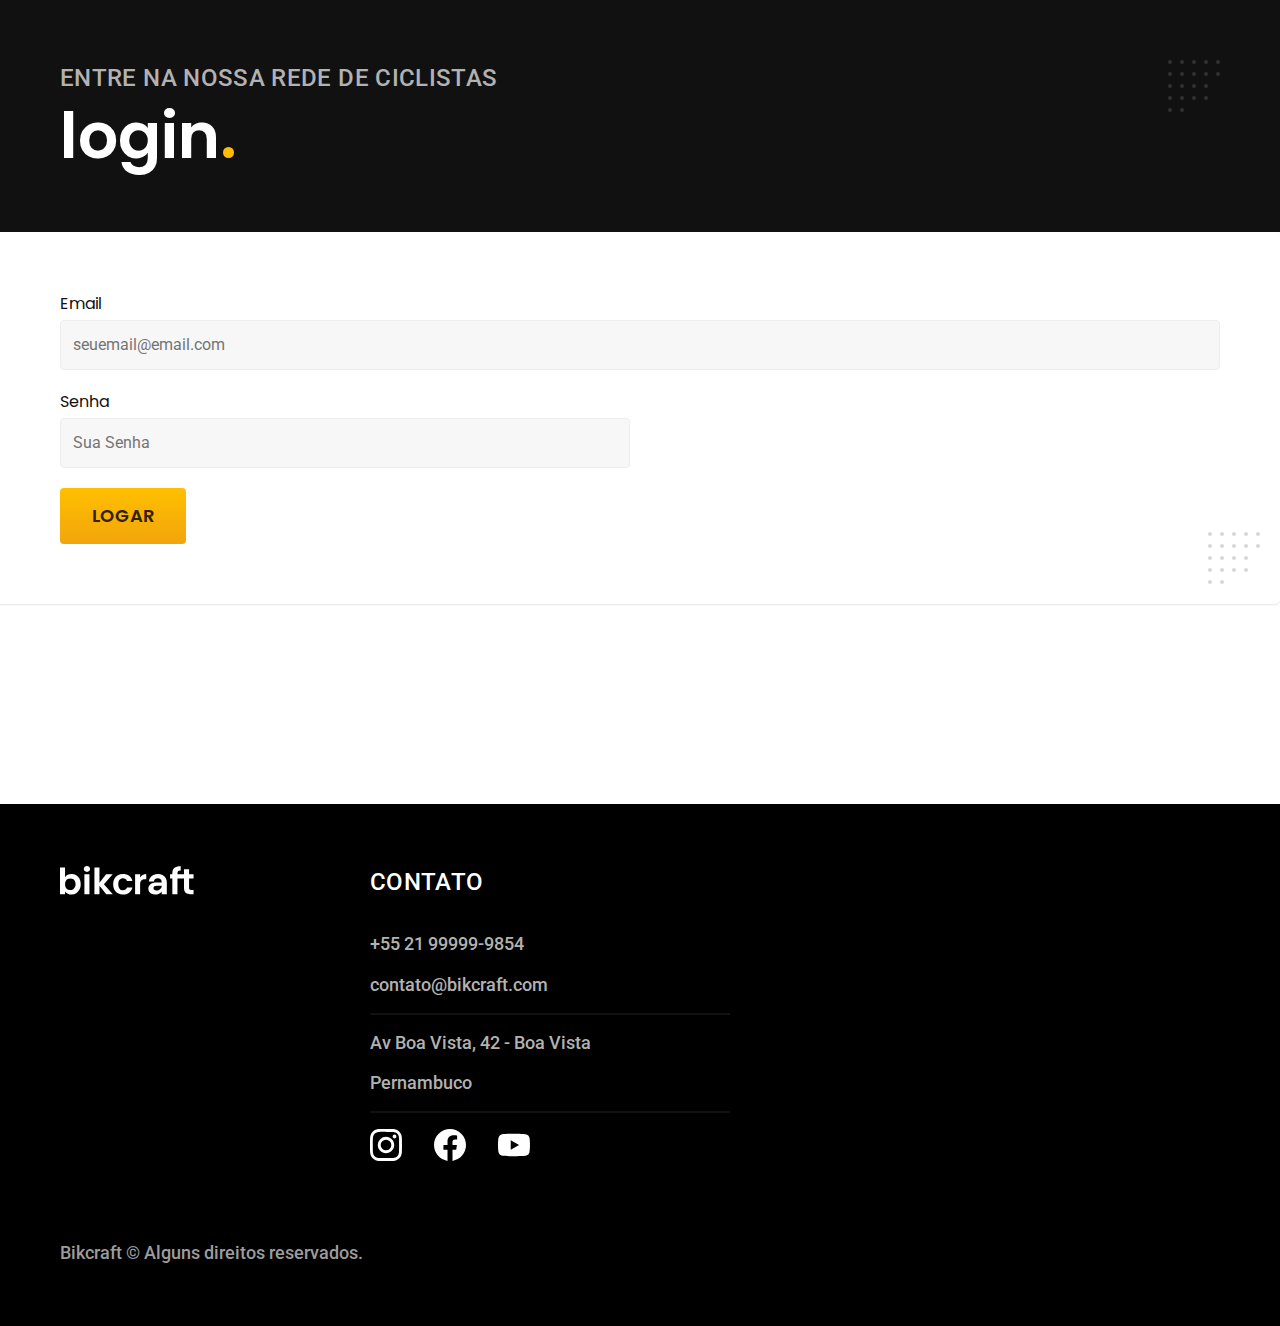
<file: minhaconta.html>
<!DOCTYPE html>

<html lang="pt-br">

<head>
  <meta charset="UTF-8">
  <meta name="viewport" content="width=device-width, initial-scale=1.0">
  <title>Login | Bikcraft</title>
  <meta name="description" content="Termos e condições.">

  <link rel="preload" href="./css/style.css" as="style">
  <link rel="stylesheet" href="./css/style.css">

  <link rel="preconnect" href="https://fonts.googleapis.com">
  <link rel="preconnect" href="https://fonts.gstatic.com" crossorigin>
  <link href="https://fonts.googleapis.com/css2?family=Merriweather:ital,wght@1,900&family=Poppins:wght@400;600&family=Roboto:wght@400;500&display=swap" rel="stylesheet">
</head>

<!-- <body id="contato">
  <header class="header-bg">
    <div class="header container">
      <a href="./">
        <img src="./img/bikcraft.svg" alt="Bikcraft">
      </a>

      <nav aria-label="primaria">
        <ul class="header-menu font-1-m cor-0">
          <li> <a href="./bicicletas.html"> Bicicletas</a></li>
          <li> <a href="./seguros.html"> Seguros</a></li>
          <li> <a href="./contato.html"> Contato</a></li>
          <li> <a href="./minhaconta.html"> Minha Conta</a></li>
        </ul>
      </nav>
    </div>
  </header> -->

  <main>
    <div class="titulo-bg">
      <div class="titulo container">
        <p class="font-2-l-b cor-5">Entre na nossa rede de ciclistas</p>
        <h1 class="font-1-xxl cor-0">login<span class="cor-p1">.</span></h1>
      </div>
    </div>

    <!-- <div class="contato container">
      <section class="contato-dados "aria-label="Endereço">
        <h2 class="font-1-m cor-0">Loja Online</h2>
        <div class="contato-endereco font-2-s cor-4">
          <p>Av Boa Vista, 42 - Boa Vista</p>
          <p>Pernambuco - PE</p>
          <p>Brasil</p>
        </div>
        <address class="contato-meios font-2-s cor-4">
          <a href="mailto:contato@bikcraft.com">contato@bikcraft.com</a>
          <a href="mailto:assistencia@bikcraft.com">assistencia@bikcraft.com</a>
          <a href="tel:+5521999999854">+55 21 99999-9854 </a>
        </address>
        <div class="contato-redes">
          <a href="./">
            <img src="./img/redes/instagram-p.svg" alt="Instagram">
          </a>
          <a href="./">
            <img src="./img/redes/facebook-p.svg" alt="Facebook">
          </a>
          <a href="./">
            <img src="./img/redes/youtube-p.svg" alt="Youtube">
          </a>
        </div>
      </section> -->

      <section class="contato-formulario" aria-label="Formulário">
        <form class="form" action="./contato.html">
          <div class="col-2">
            <label for="email">Email</label>
            <input type="email" id="email" name="email" placeholder="seuemail@email.com">
          </div>
          <div>
            <label for="nome">Senha</label>
            <input type="password" id="nome" name="nome" placeholder="Sua Senha">
          </div>
          <button class="botao col-2"  formaction="index.html">Logar</button>
          </form>
      </section>
    </div>
  </main>

  <!-- <article class="lojas container">
    <h2 class="font-1-xxl">lojas locais<span class="cor-p1">.</span></h2>
    <div class="lojas-item">
      <img src="./img/lojas/rj.jpg" alt="mapa marcando o Endereço 
      em Rua Ali Perto, 25 - Rio de Janeiro - RJ">
      <div class="lojas-conteudo">
        <h3 class="font-1-xl">Rio de Janeiro</h3>
        <div class="lojas-dados font-2-s cor-8">
          <p>Rua Ali Perto, 25</p>
          <p>Rio de Janeiro - RJ</p>
        </div>
        <div class="lojas-dados font-2-s cor-8">
          <a href="mailto:rj@bikcraft.com">rj@bikcraft.com</a>
          <a href="tel:+5521999999854">+55 21 99999-9854 </a>
        </div>
        <p class="lojas-tempo font-1-s"><img src="./img/icones/horario.svg" alt="">08-18h de seg à dom</p>
      </div>
    </div>

    <div class="lojas-item">
      <img src="./img/lojas/sp.jpg" alt="mapa marcando o Endereço 
      em Rua Ali Perto, 25 - São Paulo - SP">
      <div class="lojas-conteudo">
        <h3 class="font-1-xl">São Paulo</h3>
        <div class="lojas-dados font-2-s cor-8">
          <p>Rua Ali Perto, 25</p>
          <p>São Paulo - SP</p>
        </div>
        <div class="lojas-dados font-2-s cor-8">
          <a href="mailto:sp@bikcraft.com">sp@bikcraft.com</a>
          <a href="tel:+5511999999854">+55 21 99999-9854 </a>
        </div>
        <p class="lojas-tempo font-1-s"><img src="./img/icones/horario.svg" alt="">08-18h de seg à dom</p>
      </div>
    </div>
  </article> -->

  <footer class="footer-bg">
    <div class="footer container">
      <img src="./img/bikcraft.svg" alt="Bikcraft">
      <div class="footer-contato">
        <h3 class="font-2-l-b cor-0">Contato</h3>
        <ul class="font-2-m cor-5">
          <li><a href="tel:+5521999999854">+55 21 99999-9854 </a></li>
          <li><a href="mailto:contato@bikcraft.com">contato@bikcraft.com </a></li>
          <li>Av Boa Vista, 42 - Boa Vista</li>
          <li>Pernambuco</li>
        </ul>
        <div class="footer-redes">
          <a href="./">
            <img src="./img/redes/instagram.svg" alt="Instagram">
          </a>
          <a href="./">
            <img src="./img/redes/facebook.svg" alt="Facebook">
          </a>
          <a href="./">
            <img src="./img/redes/youtube.svg" alt="Youtube">
          </a>
        </div>
      </div>
      <!-- <div class="footer-informacoes">
        <h3 class="font-2-l-b cor-0">Informações</h3>
        <nav>
          <ul class="font-1-m cor-5">
            <li> <a href="./bicicletas.html"> Bicicletas</a></li>
            <li> <a href="./seguros.html"> Seguros</a></li>
            <li> <a href="./contato.html"> Contato</a></li>
            <li> <a href="./minhaconta.html"> Minha Conta</a></li>
            <li> <a href="./termos.html"> Termos e Condições</a></li>
          </ul>
        </nav>
      </div> -->
      <p class="footer-copy font-2-m cor-6">Bikcraft © Alguns direitos reservados.</p>
    </div>
  </footer>
  <script src="./js/script.js"></script>
</body>

</html>
</file>
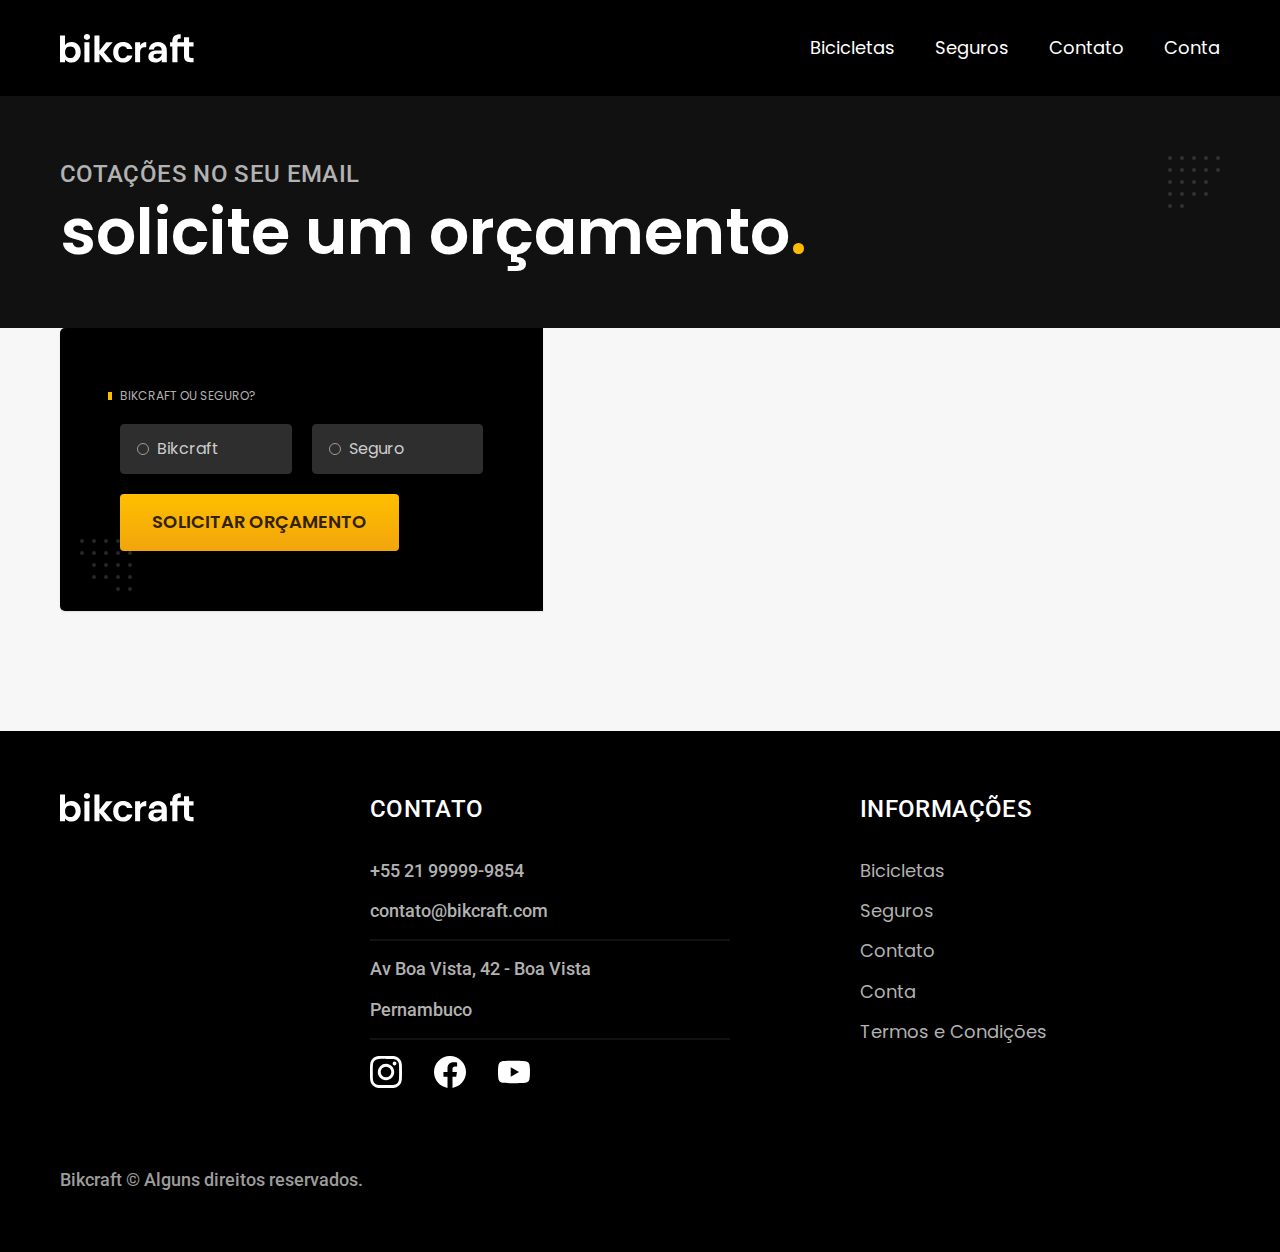
<file: orcamento.html>
<!DOCTYPE html>

<html lang="pt-br">

<head>
  <meta charset="UTF-8">
  <meta name="viewport" content="width=device-width, initial-scale=1.0">
  <title>Orçamento | Bikcraft</title>
  <meta name="description" content="Termos e condições.">

  <link rel="preload" href="./css/style.css" as="style">
  <link rel="stylesheet" href="./css/style.css">

  <link rel="preconnect" href="https://fonts.googleapis.com">
  <link rel="preconnect" href="https://fonts.gstatic.com" crossorigin>
  <link href="https://fonts.googleapis.com/css2?family=Merriweather:ital,wght@1,900&family=Poppins:wght@400;600&family=Roboto:wght@400;500&display=swap" rel="stylesheet">
</head>

<body id="orcamento">
  <header class="header-bg">
    <div class="header container">
      <a href="./">
        <img src="./img/bikcraft.svg" alt="Bikcraft">
      </a>

      <nav aria-label="primaria">
        <ul class="header-menu font-1-m cor-0">
          <li> <a href="./bicicletas.html"> Bicicletas</a></li>
          <li> <a href="./seguros.html"> Seguros</a></li>
          <li> <a href="./contato.html"> Contato</a></li>
          <li> <a href="./login.html"> Conta</a></li>
        </ul>
      </nav>
    </div>
  </header>

  <main>
    <div class="titulo-bg">
      <div class="titulo container">
        <p class="font-2-l-b cor-5">Cotações no seu email</p>
        <h1 class="font-1-xxl cor-0">solicite um orçamento<span class="cor-p1">.</span></h1>
      </div>
    </div>

    <form class="orcamento container" action="./">
      <div class="orcamento-produto">
        <h2 class="font-1-xs cor-5">Bikcraft ou Seguro?</h2>

        <input type="radio" name="tipo" value="bikcraft" id="bikcraft">
        <label for="bikcraft">Bikcraft</label>

        <input type="radio" name="tipo" value="seguro" id="seguro">
        <label for="seguro">Seguro</label>

        <div class="orcamento-conteudo" id="orcamento-bikcraft">
          <h2 class="font-1-xs cor-5">Escolha a sua</h2>

          <input type="radio" name="produto" value="nimbus" id="nimbus">
          <label for="nimbus">Nimbus Stark <span>R$ 4999</span></label>
          <div class="orcamento-detalhes">
            <ul class="font-1-xs cor-8">
              <li><img src="./img/icones/eletrica.svg" alt=""> Motor Elétrico</li>    
              <li><img src="./img/icones/carbono.svg" alt=""> Fibra de Carbono</li>
              <li><img src="./img/icones/velocidade.svg" alt=""> 50km/h</li>
              <li><img src="./img/icones/rastreador.svg" alt=""> Rastreador</li>
            </ul>
            <img src="./img/bicicletas/nimbus.jpg" alt="Bicicleta Preta">
          </div>
    
          <input type="radio" name="produto" value="magic" id="magic">
          <label for="magic">Magic Might <span>R$ 2499</span></label>
          <div class="orcamento-detalhes">
            <ul class="font-1-xs cor-8">
              <li><img src="./img/icones/eletrica.svg" alt=""> Motor Elétrico</li>    
              <li><img src="./img/icones/carbono.svg" alt=""> Fibra de Carbono</li>
              <li><img src="./img/icones/velocidade.svg" alt=""> 45km/h</li>
              <li><img src="./img/icones/rastreador.svg" alt=""> Rastreador</li>
            </ul> 
              <img src="./img/bicicletas/magic.jpg" alt="Bicicleta Preta">
          </div>

          <input type="radio" name="produto" value="nebula" id="nebula">
          <label for="nebula">Nebula Cosmic <span>R$ 3999</span></label>
          <div class="orcamento-detalhes">
            <ul class="font-1-xs cor-8">
              <li><img src="./img/icones/eletrica.svg" alt=""> Motor Elétrico</li>    
              <li><img src="./img/icones/carbono.svg" alt=""> Fibra de Carbono</li>
              <li><img src="./img/icones/velocidade.svg" alt=""> 40km/h</li>
              <li><img src="./img/icones/rastreador.svg" alt=""> Rastreador</li>
            </ul>
            <img src="./img/bicicletas/nebula.jpg" alt="Bicicleta Preta">
          </div>
        </div>

        <div class="orcamento-conteudo" id="orcamento-seguro">
          <h2 class="font-1-xs cor-5">Escolha o plano</h2>

          <input type="radio" name="produto" value="prata" id="prata">
          <label for="prata">Prata <span>R$ 199</span></label>  
          
          <input type="radio" name="produto" value="ouro" id="ouro">
          <label for="ouro">Ouro <span>R$ 299</span></label>    
        </div>
        <button class="botao col-2">Solicitar Orçamento</button>
      </div>
      
      <!-- <div class="orcamento-dados form">
        <h2 class="font-1-xs cor-9 col-2">dados pessoais</h2>
        <div>
          <label for="nome">Nome</label>
          <input type="text" id="nome" name="nome">
        </div>
        <div>
          <label for="sobrenome">Sobrenome</label>
          <input type="text" id="sobrenome" name="sobrenome">
        </div>
        <div class="col-2">
          <label for="cpf">CPF</label>
          <input type="text" id="cpf" name="cpf" placeholder="000.000.000-00">
        </div>
        <div class="col-2">
          <label for="email">Email</label>
          <input type="email" id="email" name="email">
        </div>
        <h2 class="font-1-xs cor-9 col-2">entrega</h2>
        <div>
          <label for="cep">CEP</label>
          <input type="text" id="cep" name="cep">
        </div>
        <div>
          <label for="numero">Número</label>
          <input type="text" id="numero" name="numero">
        </div>
        <div>
          <label for="logradouro">Logradouro</label>
          <input type="text" id="logradouro" name="logradouro">
        </div>
        <div>
          <label for="bairro">Bairro</label>
          <input type="text" id="bairro" name="bairro">
        </div>
        <div>
          <label for="cidade">Cidade</label>
          <input type="text" id="cidade" name="cidade">
        </div>
        <div>
          <label for="estado">Estado</label>
          <input type="text" id="estado" name="estado">
        </div>
        <button class="botao col-2">Solicitar Orçamento</button>
        </div> -->
    </form>
  </main>


  <footer class="footer-bg">
    <div class="footer container">
      <img src="./img/bikcraft.svg" alt="Bikcraft">
      <div class="footer-contato">
        <h3 class="font-2-l-b cor-0">Contato</h3>
        <ul class="font-2-m cor-5">
          <li><a href="tel:+5521999999854">+55 21 99999-9854 </a></li>
          <li><a href="mailto:contato@bikcraft.com">contato@bikcraft.com </a></li>
          <li>Av Boa Vista, 42 - Boa Vista</li>
          <li>Pernambuco</li>
        </ul>
        <div class="footer-redes">
          <a href="./">
            <img src="./img/redes/instagram.svg" alt="Instagram">
          </a>
          <a href="./">
            <img src="./img/redes/facebook.svg" alt="Facebook">
          </a>
          <a href="./">
            <img src="./img/redes/youtube.svg" alt="Youtube">
          </a>
        </div>
      </div>
      <div class="footer-informacoes">
        <h3 class="font-2-l-b cor-0">Informações</h3>
        <nav>
          <ul class="font-1-m cor-5">
            <li> <a href="./bicicletas.html"> Bicicletas</a></li>
            <li> <a href="./seguros.html"> Seguros</a></li>
            <li> <a href="./contato.html"> Contato</a></li>
            <li> <a href="./login.html"> Conta</a></li>
            <li> <a href="./termos.html"> Termos e Condições</a></li>
          </ul>
        </nav>
      </div>
      <p class="footer-copy font-2-m cor-6">Bikcraft © Alguns direitos reservados.</p>
    </div>
  </footer>
  <script src="./js/script.js"></script>
</body>

</html>
</file>
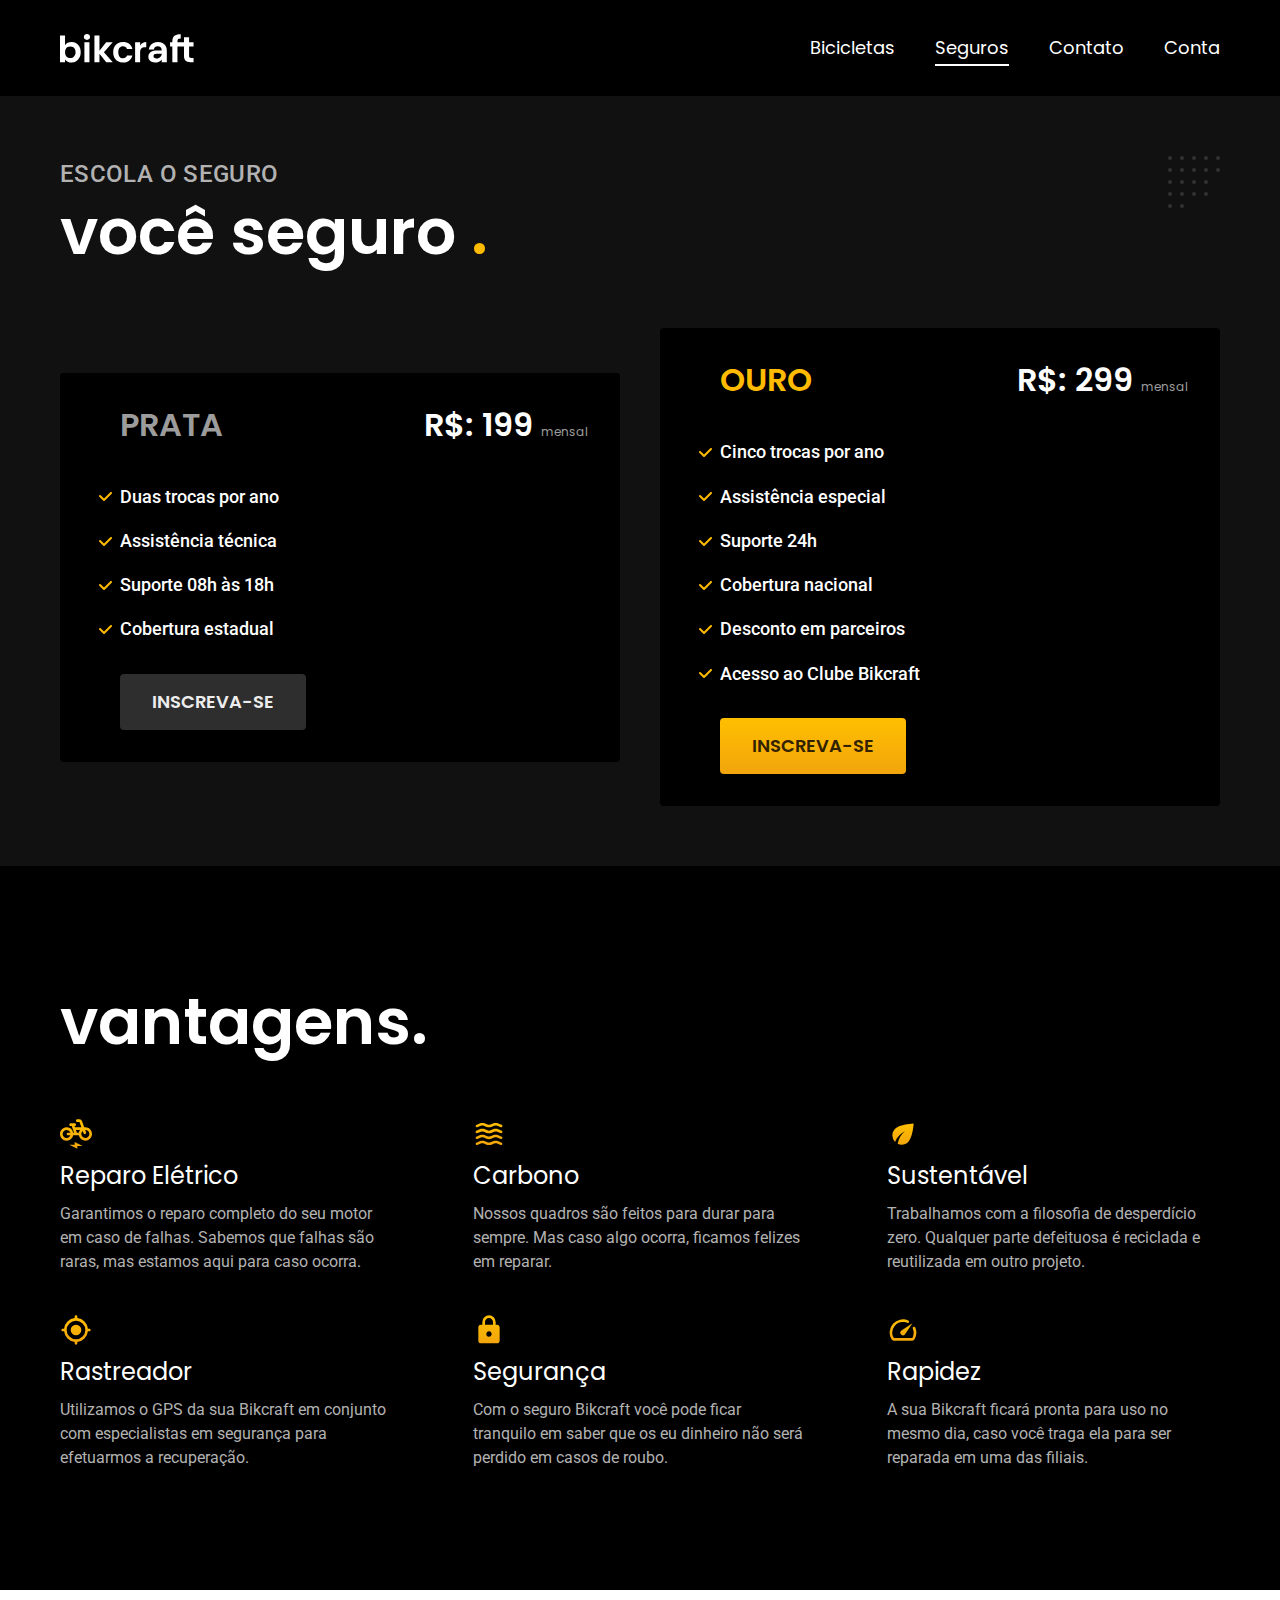
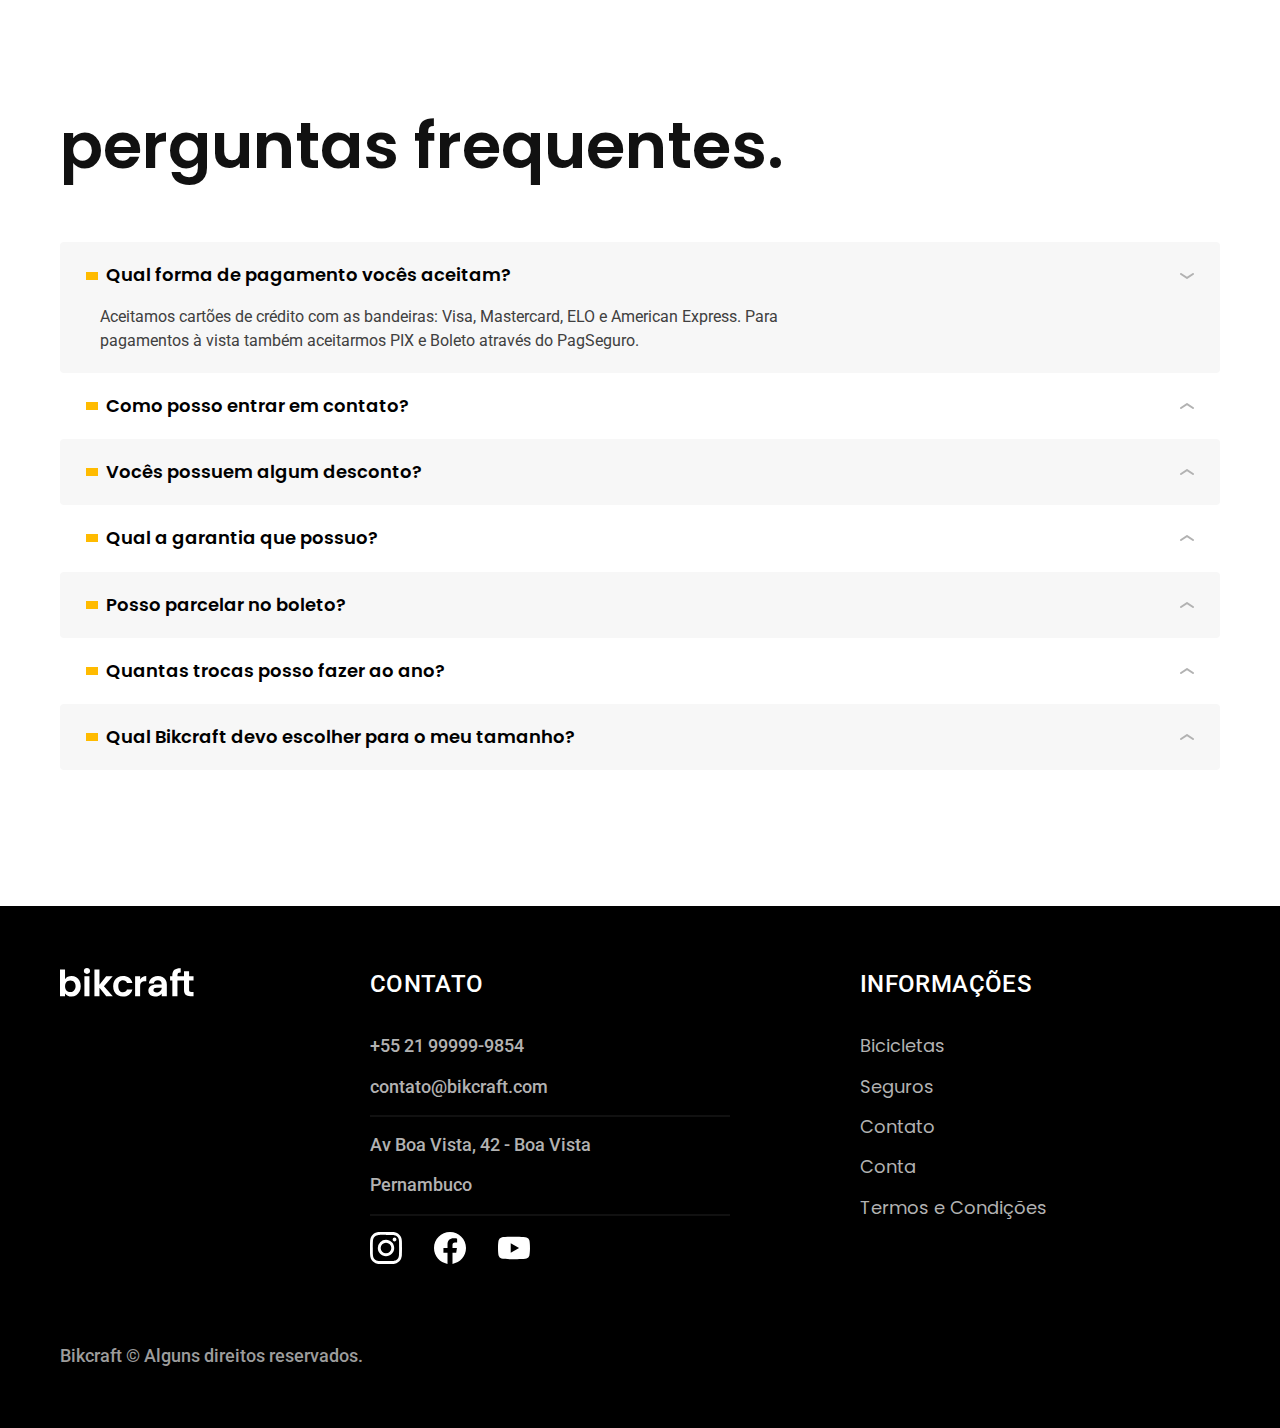
<file: seguros.html>
<!DOCTYPE html>

<html lang="pt-br">

<head>
  <meta charset="UTF-8">
  <meta name="viewport" content="width=device-width, initial-scale=1.0">
  <title> Seguros - Bikcraft</title>
  <meta name="description" content="Termos e condições.">

  <link rel="preload" href="./css/style.css" as="style">
  <link rel="stylesheet" href="./css/style.css">

  <link rel="preconnect" href="https://fonts.googleapis.com">
  <link rel="preconnect" href="https://fonts.gstatic.com" crossorigin>
  <link href="https://fonts.googleapis.com/css2?family=Merriweather:ital,wght@1,900&family=Poppins:wght@400;600&family=Roboto:wght@400;500&display=swap" rel="stylesheet">
</head>

<body id="seguros">
  <header class="header-bg">
    <div class="header container">
      <a href="./">
        <img src="./img/bikcraft.svg" alt="Bikcraft">
      </a>

      <nav aria-label="primaria">
        <ul class="header-menu font-1-m cor-0">
          <li> <a href="./bicicletas.html"> Bicicletas</a></li>
          <li> <a href="./seguros.html"> Seguros</a></li>
          <li> <a href="./contato.html"> Contato</a></li>
          <li> <a href="./login.html"> Conta</a></li>
        </ul>
      </nav>
    </div>
  </header>

  <main class="seguros-bg">
    <div class="titulo-bg">
      <div class="titulo container">
        <p class="font-2-l-b cor-5">Escola o seguro</p>
        <h1 class="font-1-xxl cor-0">você seguro <span class="cor-p1">.</span></h1>
      </div>
    </div>

    <div class="seguros container">

      <div class="seguros-item">
        <h3 class="font-1-xl cor-6"> PRATA</h3>
        <span class="font-1-xl cor-0">R$: 199 <span class="font-1-xs cor-6">mensal</span></span>
        <ul class="font-2-m cor-0">
          <li>Duas trocas por ano</li>
          <li>Assistência técnica</li>
          <li>Suporte 08h às 18h</li>
          <li>Cobertura estadual</li>
        </ul>
        <a class="botao secundario" href="./orcamento.html?tipo=seguro&produto=prata">Inscreva-se</a>
      </div>

      <div class="seguros-item">
        <h3 class="font-1-xl cor-p1"> OURO</h3>
        <span class="font-1-xl cor-0">R$: 299 <span class="font-1-xs cor-6">mensal</span></span>
        <ul class="font-2-m cor-0">
          <li>Cinco trocas por ano</li>
          <li>Assistência especial</li>
          <li>Suporte 24h</li>
          <li>Cobertura nacional</li>
          <li>Desconto em parceiros</li>
          <li>Acesso ao Clube Bikcraft</li>
        </ul>
        <a class="botao" href="./orcamento.html?tipo=seguro&produto=ouro">Inscreva-se</a>
      </div>
    </div>
  </main>

  <article class="vantagens-bg">
    <div class="vantagens container">
      <h2 class="font-1-xxl cor-0">vantagens<span class="color-p1">.</span></h2>
      <ul>
        <li>
          <img src="./img/icones/eletrica.svg" alt="">
          <h3 class="font-1-l cor-0">Reparo Elétrico</h3>
          <p class="font-2-s cor-5">Garantimos o reparo completo do seu motor em caso de falhas. Sabemos que falhas são raras, mas estamos aqui para caso ocorra.</p>
        </li>
        <li>
          <img src="./img/icones/carbono.svg" alt="">
          <h3 class="font-1-l cor-0">Carbono</h3>
          <p class="font-2-s cor-5">Nossos quadros são feitos para durar para sempre. Mas caso algo ocorra, ficamos felizes em reparar.</p>
        </li>
        <li>
          <img src="./img/icones/sustentavel.svg" alt="">
          <h3 class="font-1-l cor-0">Sustentável</h3>
          <p class="font-2-s cor-5">Trabalhamos com a filosofia de desperdício zero. Qualquer parte defeituosa é reciclada e reutilizada em outro projeto.</p>
        </li>
        <li>
          <img src="./img/icones/rastreador.svg" alt="">
          <h3 class="font-1-l cor-0">Rastreador</h3>
          <p class="font-2-s cor-5">Utilizamos o GPS da sua Bikcraft em conjunto com especialistas em segurança para efetuarmos a recuperação.</p>
        </li>
        <li>
          <img src="./img/icones/seguro.svg" alt="">
          <h3 class="font-1-l cor-0">Segurança</h3>
          <p class="font-2-s cor-5">Com o seguro Bikcraft você pode ficar tranquilo em saber que os eu dinheiro não será perdido em casos de roubo.</p>
        </li>
        <li>
          <img src="./img/icones/velocidade.svg" alt="">
          <h3 class="font-1-l cor-0">Rapidez</h3>
          <p class="font-2-s cor-5">A sua Bikcraft ficará pronta para uso no mesmo dia, caso você traga ela para ser reparada em uma das filiais.</p>
        </li>
      </ul>
    </div>
  </article>

  <article class="perguntas container">
    <h2 class="font-1-xxl">perguntas frequentes<span class="color-p1">.</span></h2>

    <dl>
      <div>
        <dt><button class="font-1-m-b" aria-controls="pergunta1" aria-expanded="true">Qual forma de pagamento vocês aceitam?</button></dt>
        <dd id="pergunta1" class="font-2-s cor-9 ativa">Aceitamos cartões de crédito com as bandeiras: Visa, Mastercard, ELO e American Express. Para pagamentos à vista também aceitarmos PIX e Boleto através do PagSeguro.</dd>
      </div>
      <div>
        <dt><button class="font-1-m-b" aria-controls="pergunta2" aria-expanded="false">Como posso entrar em contato?</button></dt>
        <dd id="pergunta2" class="font-2-s cor-9">Aceitamos cartões de crédito com as bandeiras: Visa, Mastercard, ELO e American Express. Para pagamentos à vista também aceitarmos PIX e Boleto através do PagSeguro.</dd>
      </div>
      <div>
        <dt><button class="font-1-m-b" aria-controls="pergunta3" aria-expanded="false">Vocês possuem algum desconto?</button></dt>
        <dd id="pergunta3" class="font-2-s cor-9">Aceitamos cartões de crédito com as bandeiras: Visa, Mastercard, ELO e American Express. Para pagamentos à vista também aceitarmos PIX e Boleto através do PagSeguro.</dd>
      </div>
      <div>
        <dt><button class="font-1-m-b" aria-controls="pergunta4" aria-expanded="false">Qual a garantia que possuo?</button></dt>
        <dd id="pergunta4" class="font-2-s cor-9">Aceitamos cartões de crédito com as bandeiras: Visa, Mastercard, ELO e American Express. Para pagamentos à vista também aceitarmos PIX e Boleto através do PagSeguro.</dd>
      </div>
      <div>
        <dt><button class="font-1-m-b" aria-controls="pergunta5" aria-expanded="false">Posso parcelar no boleto?</button></dt>
        <dd id="pergunta5" class="font-2-s cor-9">Aceitamos cartões de crédito com as bandeiras: Visa, Mastercard, ELO e American Express. Para pagamentos à vista também aceitarmos PIX e Boleto através do PagSeguro.</dd>
      </div>
      <div>
        <dt><button class="font-1-m-b" aria-controls="pergunta6" aria-expanded="false">Quantas trocas posso fazer ao ano?</button></dt>
        <dd id="pergunta6" class="font-2-s cor-9">Aceitamos cartões de crédito com as bandeiras: Visa, Mastercard, ELO e American Express. Para pagamentos à vista também aceitarmos PIX e Boleto através do PagSeguro.</dd>
      </div>
      <div>
        <dt><button class="font-1-m-b" aria-controls="pergunta7" aria-expanded="false">Qual Bikcraft devo escolher para o meu tamanho?</button></dt>
        <dd id="pergunta7" class="font-2-s cor-9">Aceitamos cartões de crédito com as bandeiras: Visa, Mastercard, ELO e American Express. Para pagamentos à vista também aceitarmos PIX e Boleto através do PagSeguro.</dd>
      </div>
    </dl>
  </article>

  <footer class="footer-bg">
    <div class="footer container">
      <img src="./img/bikcraft.svg" alt="Bikcraft">
      <div class="footer-contato">
        <h3 class="font-2-l-b cor-0">Contato</h3>
        <ul class="font-2-m cor-5">
          <li><a href="tel:+5521999999854">+55 21 99999-9854 </a></li>
          <li><a href="mailto:contato@bikcraft.com">contato@bikcraft.com </a></li>
          <li>Av Boa Vista, 42 - Boa Vista</li>
          <li>Pernambuco</li>
        </ul>
        <div class="footer-redes">
          <a href="./">
            <img src="./img/redes/instagram.svg" alt="Instagram">
          </a>
          <a href="./">
            <img src="./img/redes/facebook.svg" alt="Facebook">
          </a>
          <a href="./">
            <img src="./img/redes/youtube.svg" alt="Youtube">
          </a>
        </div>
      </div>
      <div class="footer-informacoes">
        <h3 class="font-2-l-b cor-0">Informações</h3>
        <nav>
          <ul class="font-1-m cor-5">
            <li> <a href="./bicicletas.html"> Bicicletas</a></li>
            <li> <a href="./seguros.html"> Seguros</a></li>
            <li> <a href="./contato.html"> Contato</a></li>
            <li> <a href="./login.html"> Conta</a></li>
            <li> <a href="./termos.html"> Termos e Condições</a></li>
          </ul>
        </nav>
      </div>
      <p class="footer-copy font-2-m cor-6">Bikcraft © Alguns direitos reservados.</p>
    </div>
  </footer>
  <script src="./js/script.js"></script>
</body>

</html>
</file>
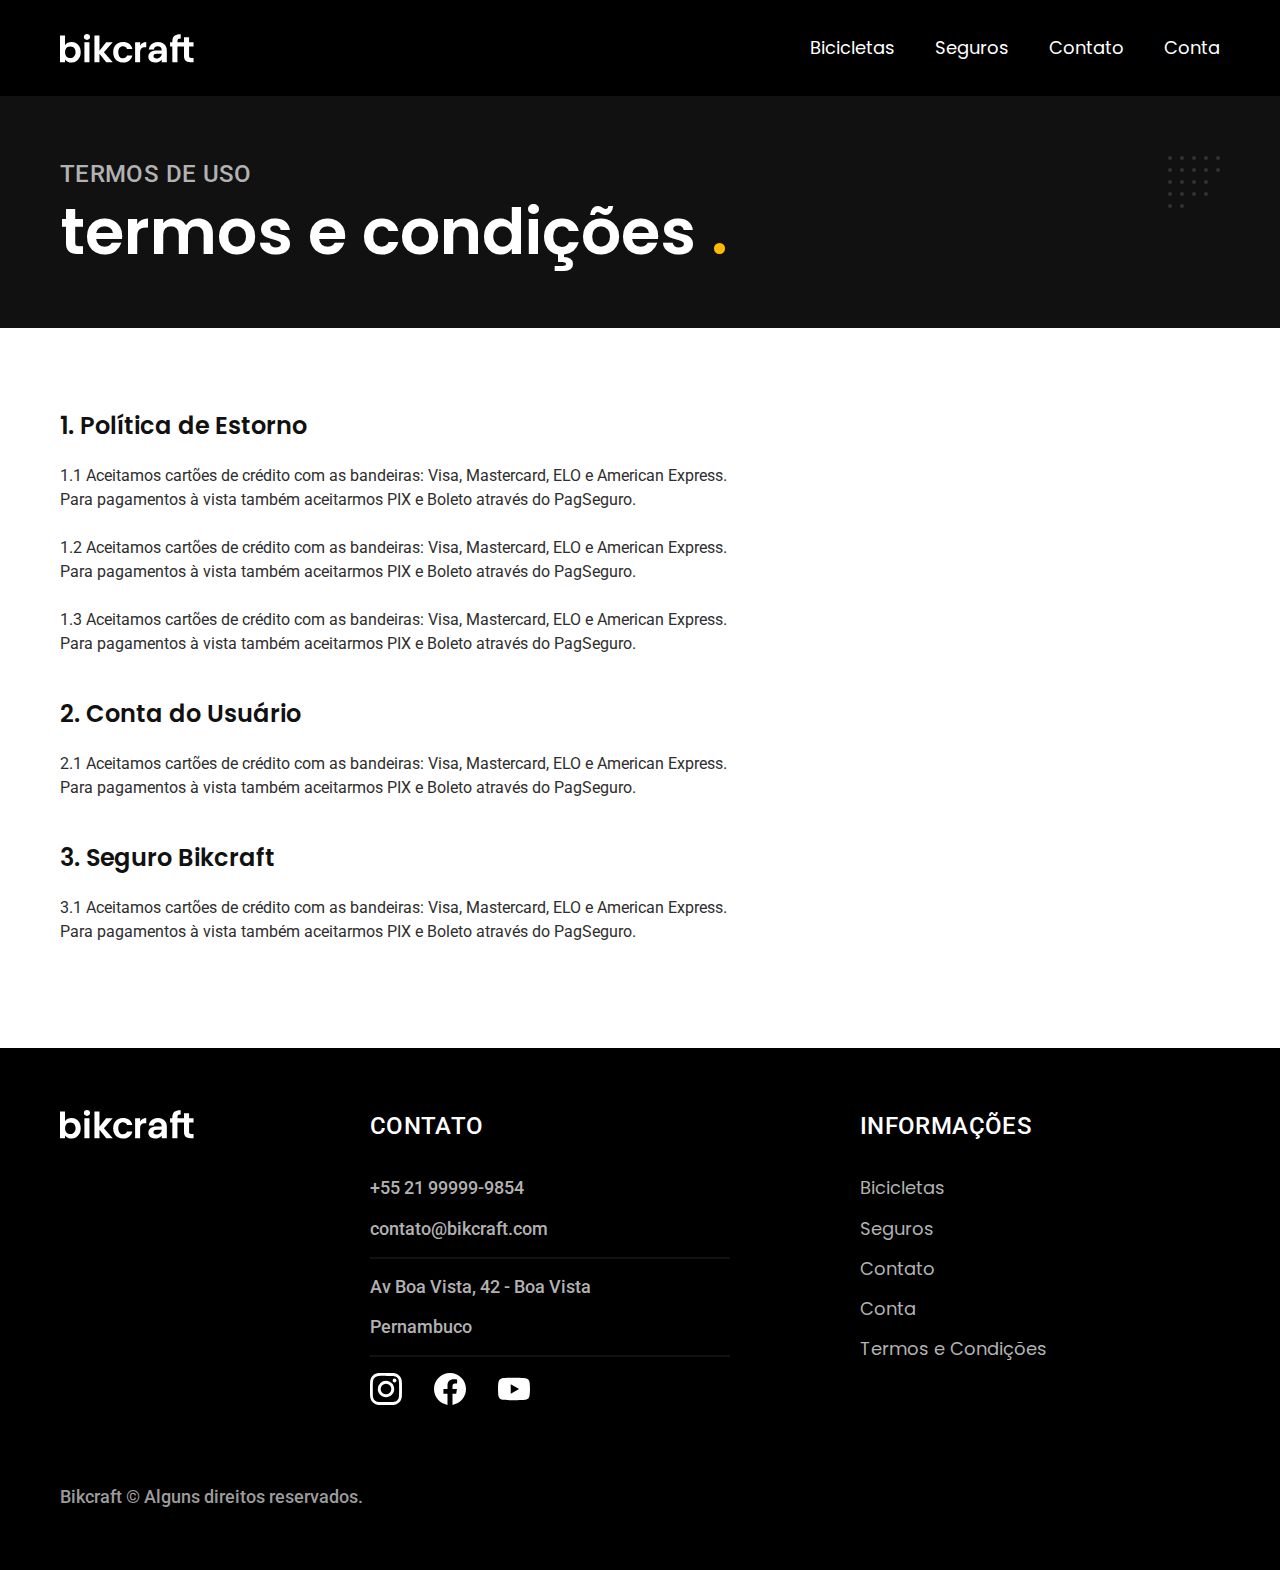
<file: termos.html>
<!DOCTYPE html>

<html lang="pt-br">

<head>
  <meta charset="UTF-8">
  <meta name="viewport" content="width=device-width, initial-scale=1.0">
  <title> Termos e Condições - Bikcraft - Bicicletas Elétricas</title>
  <meta name="description" content="Termos e condições.">

  <link rel="preload" href="./css/style.css" as="style">
  <link rel="stylesheet" href="./css/style.css">

  <link rel="preconnect" href="https://fonts.googleapis.com">
  <link rel="preconnect" href="https://fonts.gstatic.com" crossorigin>
  <link href="https://fonts.googleapis.com/css2?family=Merriweather:ital,wght@1,900&family=Poppins:wght@400;600&family=Roboto:wght@400;500&display=swap" rel="stylesheet">
</head>

<body id="termos">
  <header class="header-bg">
    <div class="header container">
      <a href="./">
        <img src="./img/bikcraft.svg" alt="Bikcraft">
      </a>

      <nav aria-label="primaria">
        <ul class="header-menu font-1-m cor-0">
          <li> <a href="./bicicletas.html"> Bicicletas</a></li>
          <li> <a href="./seguros.html"> Seguros</a></li>
          <li> <a href="./contato.html"> Contato</a></li>
          <li> <a href="./conta.html"> Conta</a></li>
        </ul>
      </nav>
    </div>
  </header>

  <main>
    <div class="titulo-bg">
      <div class="titulo container">
        <p class="font-2-l-b cor-5">Termos de uso</p>
        <h1 class="font-1-xxl cor-0">termos e condições <span class="cor-p1">.</span></h1>
      </div>
    </div>

    <div class="termos font-2-s cor-10 container">
      <h2 class="font-1-l cor-11">1. Política de Estorno</h2>
      <p>1.1 Aceitamos cartões de crédito com as bandeiras: Visa, Mastercard, ELO e American Express. Para pagamentos à vista também aceitarmos PIX e Boleto através do PagSeguro.</p>
      <p>1.2 Aceitamos cartões de crédito com as bandeiras: Visa, Mastercard, ELO e American Express. Para pagamentos à vista também aceitarmos PIX e Boleto através do PagSeguro.</p>
      <p>1.3 Aceitamos cartões de crédito com as bandeiras: Visa, Mastercard, ELO e American Express. Para pagamentos à vista também aceitarmos PIX e Boleto através do PagSeguro.</p>
      <h2 class="font-1-l cor-11">2. Conta do Usuário</h2>
      <p>2.1 Aceitamos cartões de crédito com as bandeiras: Visa, Mastercard, ELO e American Express. Para pagamentos à vista também aceitarmos PIX e Boleto através do PagSeguro.</p>
      <h2 class="font-1-l cor-11">3. Seguro Bikcraft</h2>
      <p>3.1 Aceitamos cartões de crédito com as bandeiras: Visa, Mastercard, ELO e American Express. Para pagamentos à vista também aceitarmos PIX e Boleto através do PagSeguro.</p>
    </div>
  </main>


  <footer class="footer-bg">
    <div class="footer container">
      <img src="./img/bikcraft.svg" alt="Bikcraft">
      <div class="footer-contato">
        <h3 class="font-2-l-b cor-0">Contato</h3>
        <ul class="font-2-m cor-5">
          <li><a href="tel:+5521999999854">+55 21 99999-9854 </a></li>
          <li><a href="mailto:contato@bikcraft.com">contato@bikcraft.com </a></li>
          <li>Av Boa Vista, 42 - Boa Vista</li>
          <li>Pernambuco</li>
        </ul>
        <div class="footer-redes">
          <a href="./">
            <img src="./img/redes/instagram.svg" alt="Instagram">
          </a>
          <a href="./">
            <img src="./img/redes/facebook.svg" alt="Facebook">
          </a>
          <a href="./">
            <img src="./img/redes/youtube.svg" alt="Youtube">
          </a>
        </div>
      </div>
      <div class="footer-informacoes">
        <h3 class="font-2-l-b cor-0">Informações</h3>
        <nav>
          <ul class="font-1-m cor-5">
            <li> <a href="./bicicletas.html"> Bicicletas</a></li>
            <li> <a href="./seguros.html"> Seguros</a></li>
            <li> <a href="./contato.html"> Contato</a></li>
            <li> <a href="./conta.html"> Conta</a></li>
            <li> <a href="./termos.html"> Termos e Condições</a></li>
          </ul>
        </nav>
      </div>
      <p class="footer-copy font-2-m cor-6">Bikcraft © Alguns direitos reservados.</p>
    </div>
  </footer>
  <script src="./js/script.js"></script>
</body>

</html>
</file>
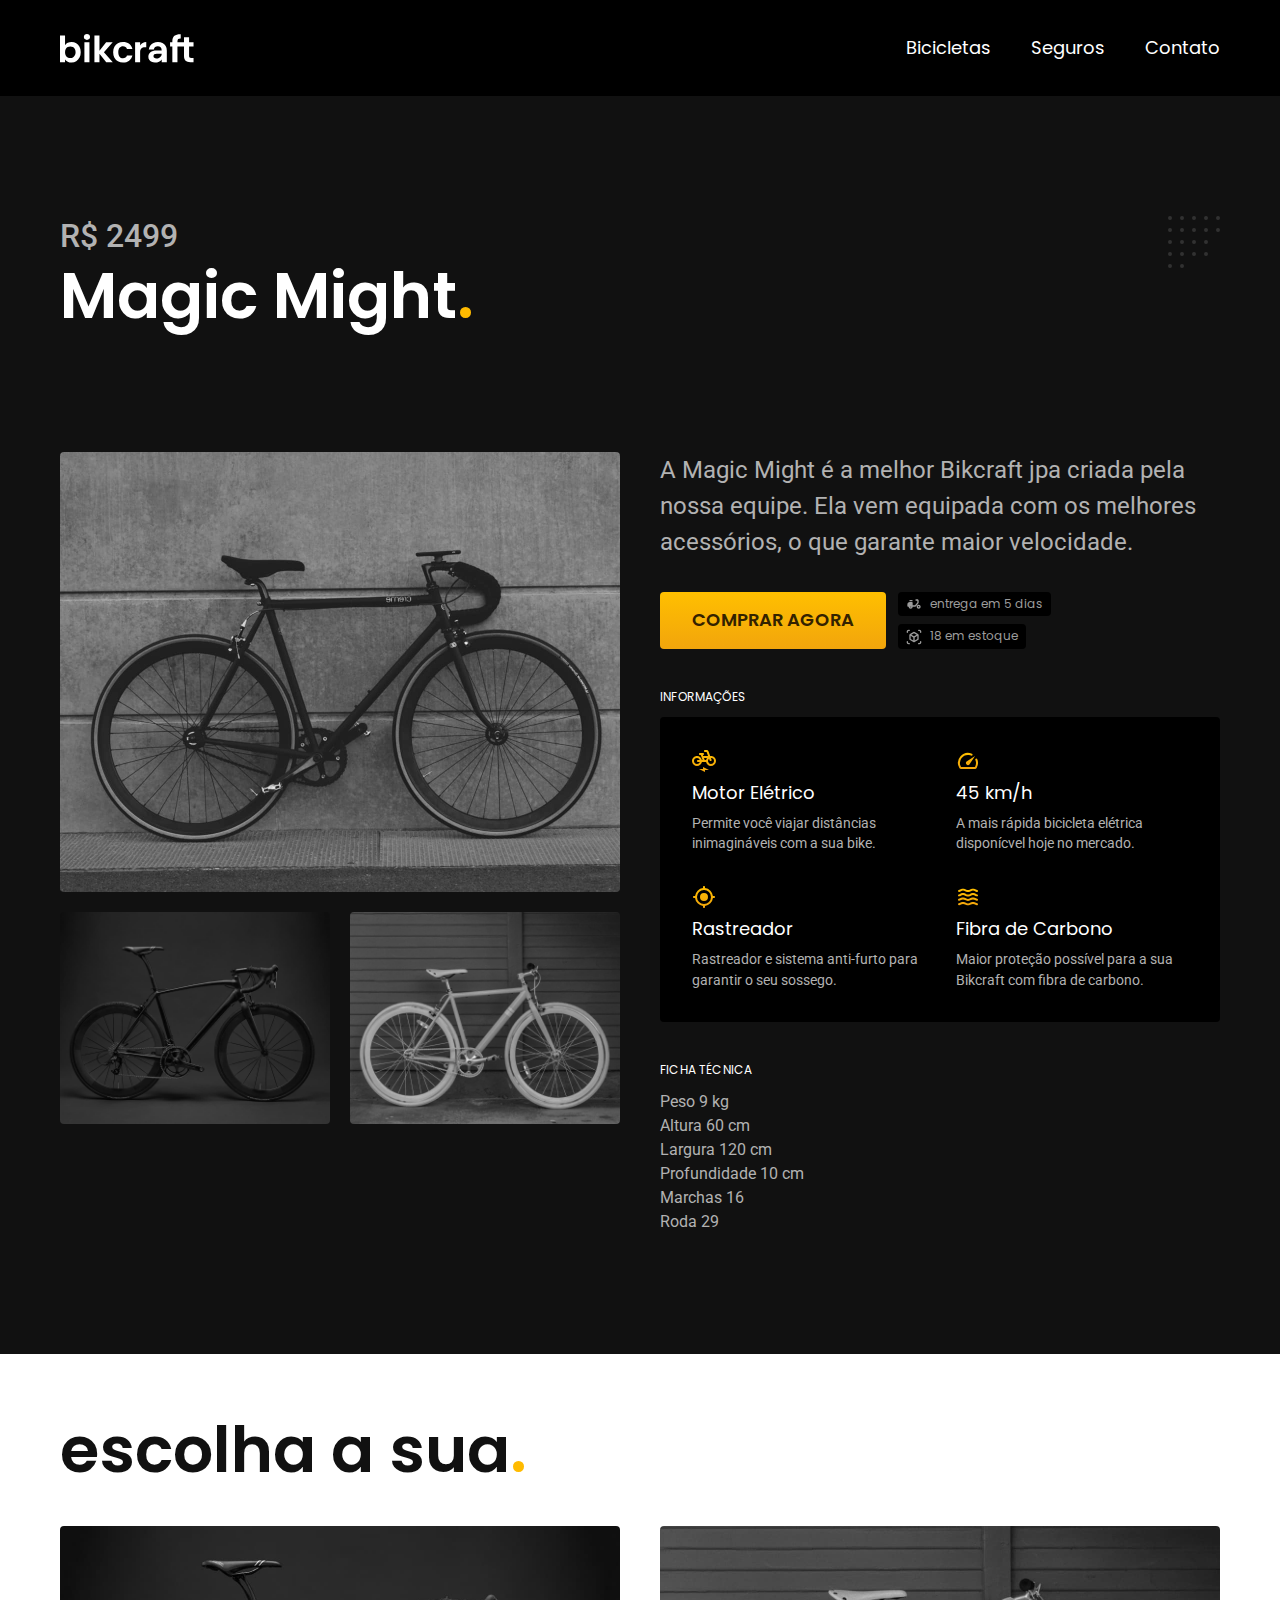
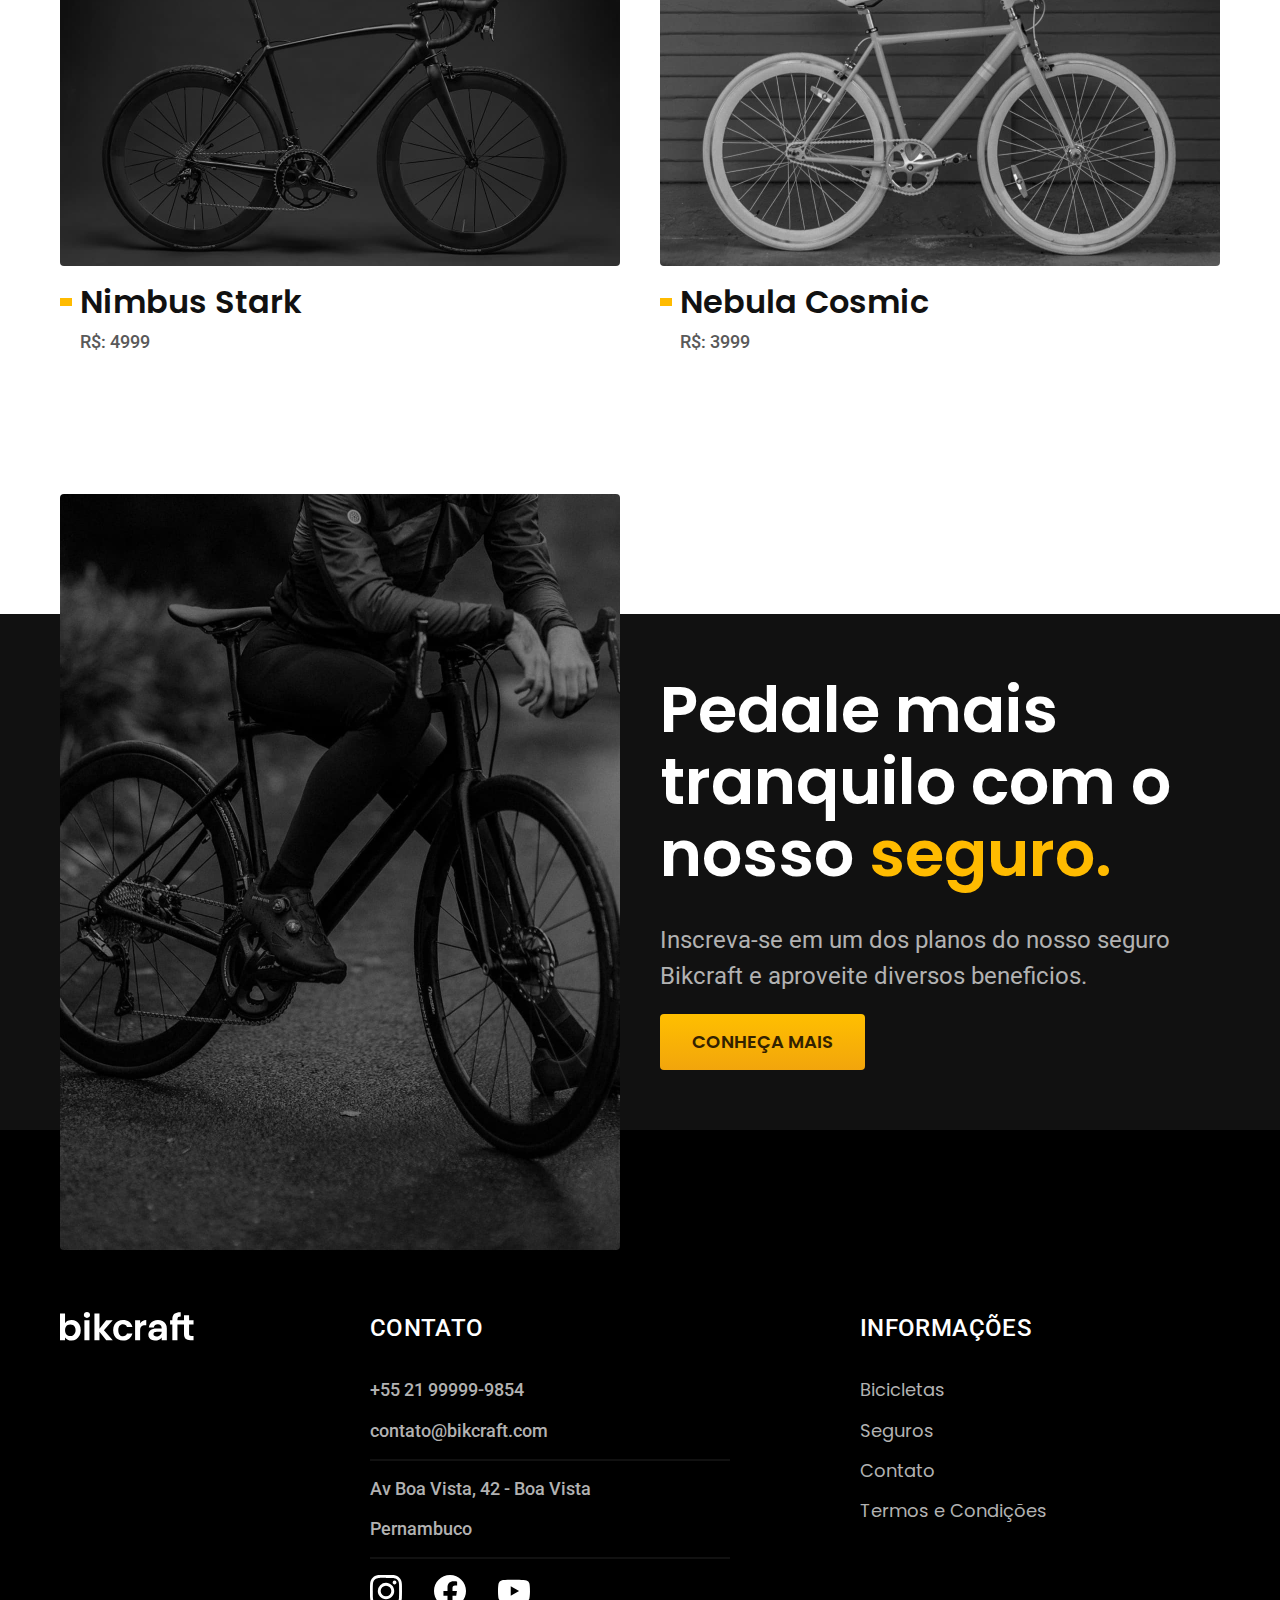
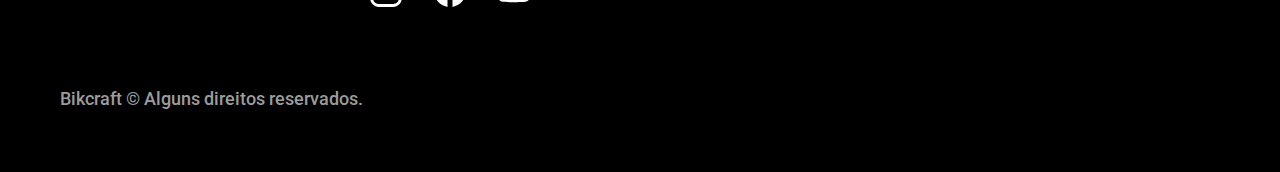
<file: bicicletas/magic.html>
<!DOCTYPE html>

<html lang="pt-br">

<head>
  <meta charset="UTF-8">
  <meta name="viewport" content="width=device-width, initial-scale=1.0">
  <title>Magic | Bikcraft</title>
  <meta name="description" content="Termos e condições.">

  <link rel="stylesheet" href="../css/style.css">

  <link rel="preconnect" href="https://fonts.googleapis.com">
  <link rel="preconnect" href="https://fonts.gstatic.com" crossorigin>
  <link href="https://fonts.googleapis.com/css2?family=Merriweather:ital,wght@1,900&family=Poppins:wght@400;600&family=Roboto:wght@400;500&display=swap" rel="stylesheet">
</head>

<body id="bicicleta">
  <header class="header-bg">
    <div class="header container">
      <a href="../">
        <img src="../img/bikcraft.svg" alt="Bikcraft">
      </a>

      <nav aria-label="primaria">
        <ul class="header-menu font-1-m cor-0">
          <li> <a href="../bicicletas.html"> Bicicletas</a></li>
          <li> <a href="../seguros.html"> Seguros</a></li>
          <li> <a href="../contato.html"> Contato</a></li>
        </ul>
      </nav>
    </div>
  </header>

  <main class="titulo-bg">
    <div class="titulo-bg">
      <div class="titulo container">
        <p class="font-2-xl cor-5">R$ 2499</p>
        <h1 class="font-1-xxl cor-0">Magic Might<span class="cor-p1">.</span></h1>
      </div>
    </div>
    <div class="bicicleta container">
        <div class="bicicleta-imagens">
            <img src="../img/bicicleta/nimbus2.jpg" alt="Bicicleta 2">
            <img src="../img/bicicleta/nimbus1.jpg" alt="Bicicleta 1">
            <img src="../img/bicicleta/nimbus3.jpg" alt="Bicicleta 3">
        </div>
        <div class="bicicleta-conteudo">
            <p class="font-2-l cor-5"> A Magic Might é a melhor Bikcraft jpa criada pela nossa equipe.
                Ela vem equipada com os melhores acessórios, o que garante maior velocidade.
            </p>
            <div class="bicicleta-comprar">
                <a class="botao" href="../orcamento.html?tipo=bikcraft&produto=magic">Comprar Agora</a>
                <span class="font-1-xs cor-6"><img src="../img/icones/entrega.svg">entrega em 5 dias</span>
                <span class="font-1-xs cor-6"><img src="../img/icones/estoque.svg"> 18 em estoque</span>
            </div>

        <h2 class="font-1-xs cor-0">Informações</h2>
        <ul class="bicicleta-informacoes">
            <li>
                <img src="../img/icones/eletrica.svg" alt="">
                <h3 class="font-1-m cor-0">Motor Elétrico</h3>
                <p class="font-2-xs cor-5">Permite você viajar distâncias inimagináveis com a sua bike.</p>
            </li>
            <li>
                <img src="../img/icones/velocidade.svg" alt="">
                <h3 class="font-1-m cor-0">45 km/h</h3>
                <p class="font-2-xs cor-5">A mais rápida bicicleta elétrica disponícvel hoje no mercado.</p>
            </li>
            <li>
                <img src="../img/icones/rastreador.svg" alt="">
                <h3 class="font-1-m cor-0">Rastreador</h3>
                <p class="font-2-xs cor-5">Rastreador e sistema anti-furto para garantir o seu sossego.</p>
            </li>
            <li>
                <img src="../img/icones/carbono.svg" alt="">
                <h3 class="font-1-m cor-0">Fibra de Carbono</h3>
                <p class="font-2-xs cor-5">Maior proteção possível para a sua Bikcraft com fibra de carbono.</p>
            </li>
        </ul>
        <h2 class="font-1-xs cor-0">Ficha Técnica</h2>
        <ul class="bicicletas-ficha font-2-s cor-5">
            <li>Peso <span>9 kg</span></li>
            <li>Altura <span>60 cm</span></li>
            <li>Largura <span>120 cm</span></li>
            <li>Profundidade <span>10 cm</span></li>
            <li>Marchas <span>16</span></li>
            <li>Roda <span>29</span></li>
        </ul>
    </div>
    </div>
        
  </main>

  <article class="bicicletas-lista container">
    <h2 class="font-1-xxl">escolha a sua<span class="cor-p1">.</span></h2>
    <ul>
        <li>
            <a href="./nimbus.html">
                <img src="../img/bicicletas/nimbus.jpg" alt="Bicicleta preta">
                <h3 class="font-1-xl">Nimbus Stark</h3>
                <span class="font-2-m cor-8">R$: 4999</span>
            </a>
        </li>
        <li>
            <a href="./nebula.html">
                <img src="../img/bicicletas/nebula.jpg" alt="Bicicleta preta">
                <h3 class="font-1-xl">Nebula Cosmic</h3>
                <span class="font-2-m cor-8">R$: 3999</span>
            </a>
        </li>
    </ul>
</article>

<article class="seguro-bg">
    <div class="seguro container">
        <div class="seguro-imagem">
            <img src="../img/fotos/seguros.jpg" alt="Pessoa parada em cima de uma bicicleta">
        </div>
        <div class="seguro-conteudo">
            <h2 class="font-1-xxl cor-0">Pedale mais tranquilo com o nosso 
            <span class="cor-p1">seguro.</span></h2>
            <p class="font-2-l cor-5">Inscreva-se em um dos planos do nosso seguro 
                Bikcraft e aproveite diversos beneficios.</p>
            <a class="botao" href="../seguros.html">Conheça Mais</a>
        </div>
    </div>
</article>

  <footer class="footer-bg">
    <div class="footer container">
      <img src="../img/bikcraft.svg" alt="Bikcraft">
      <div class="footer-contato">
        <h3 class="font-2-l-b cor-0">Contato</h3>
        <ul class="font-2-m cor-5">
          <li><a href="tel:+5521999999854">+55 21 99999-9854 </a></li>
          <li><a href="mailto:contato@bikcraft.com">contato@bikcraft.com </a></li>
          <li>Av Boa Vista, 42 - Boa Vista</li>
          <li>Pernambuco</li>
        </ul>
        <div class="footer-redes">
          <a href="../">
            <img src="../img/redes/instagram.svg" alt="Instagram">
          </a>
          <a href="../">
            <img src="../img/redes/facebook.svg" alt="Facebook">
          </a>
          <a href="../">
            <img src="../img/redes/youtube.svg" alt="Youtube">
          </a>
        </div>
      </div>
      <div class="footer-informacoes">
        <h3 class="font-2-l-b cor-0">Informações</h3>
        <nav>
          <ul class="font-1-m cor-5">
            <li> <a href="../bicicletas.html"> Bicicletas</a></li>
            <li> <a href="../seguros.html"> Seguros</a></li>
            <li> <a href="../contato.html"> Contato</a></li>
            <li> <a href="../termos.html"> Termos e Condições</a></li>
          </ul>
        </nav>
      </div>
      <p class="footer-copy font-2-m cor-6">Bikcraft © Alguns direitos reservados.</p>
    </div>
  </footer>
  <script src="../js/script.js"></script>
</body>

</html>
</file>
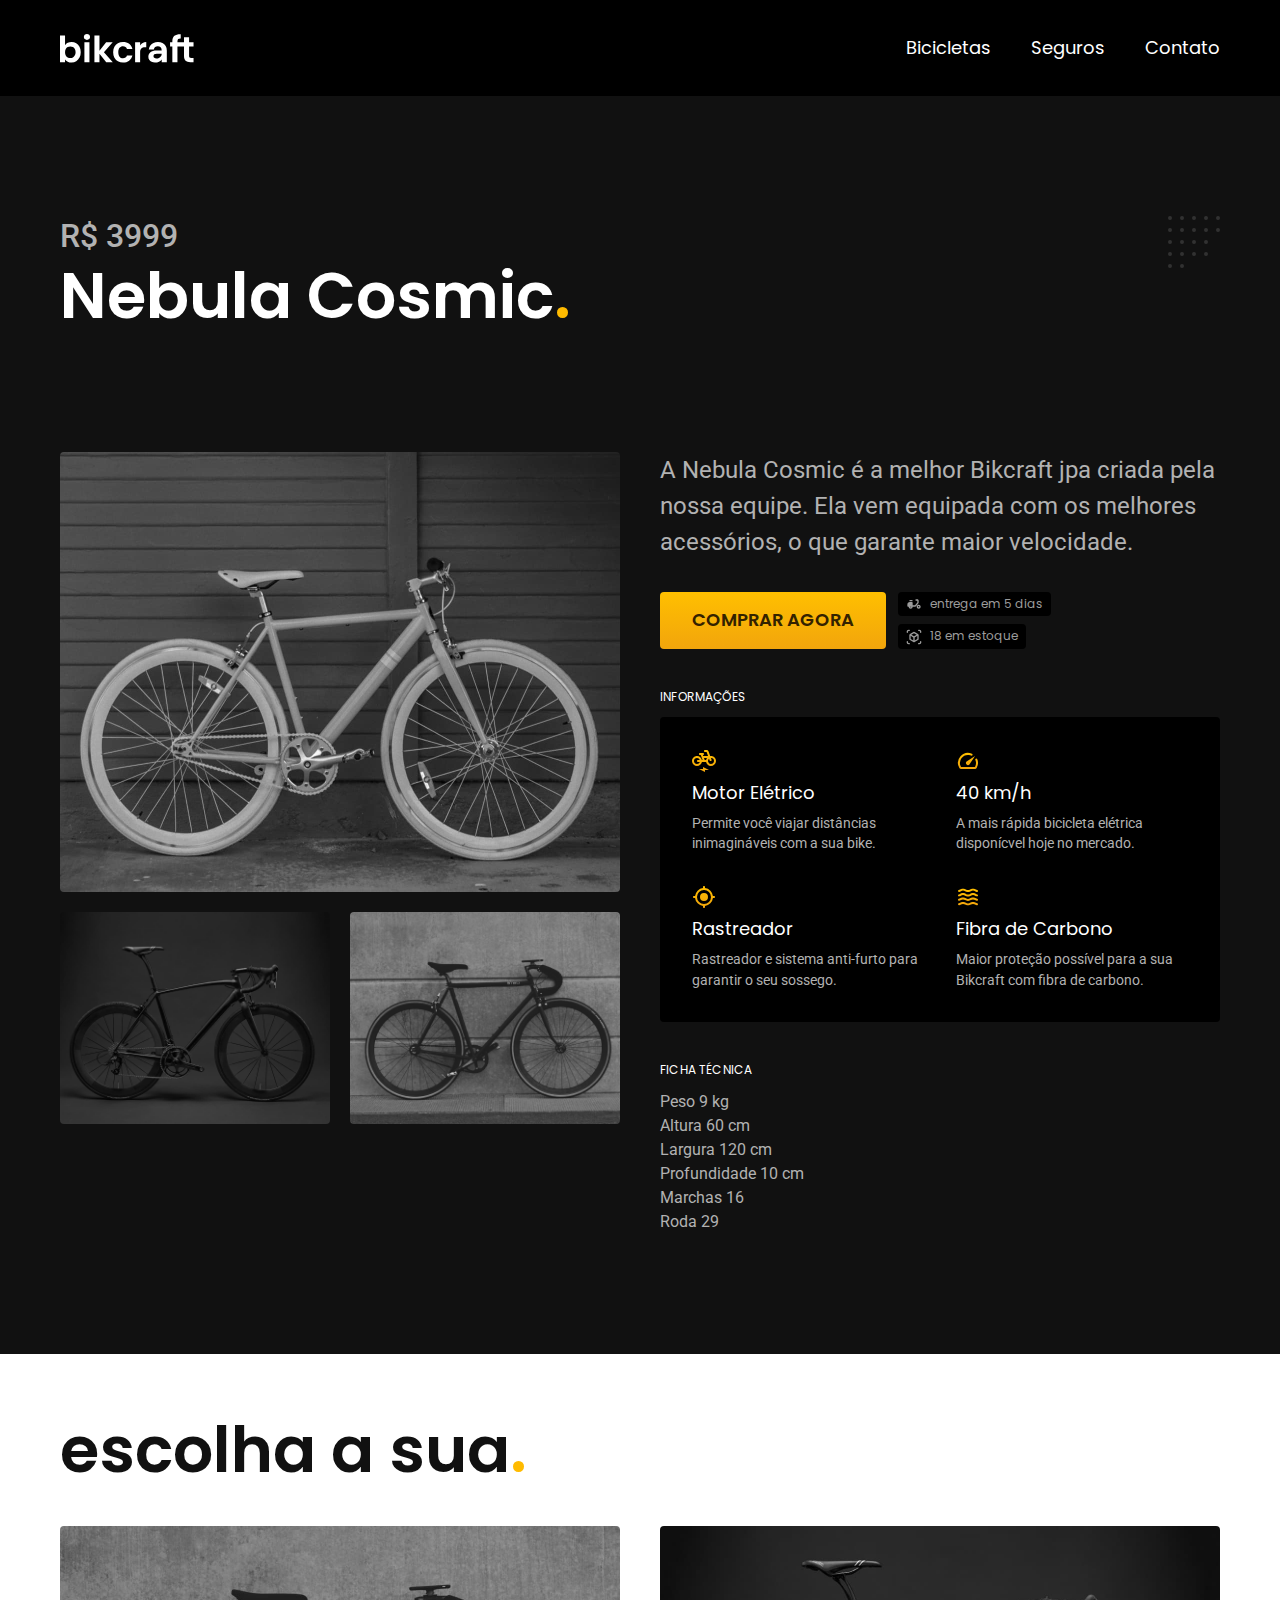
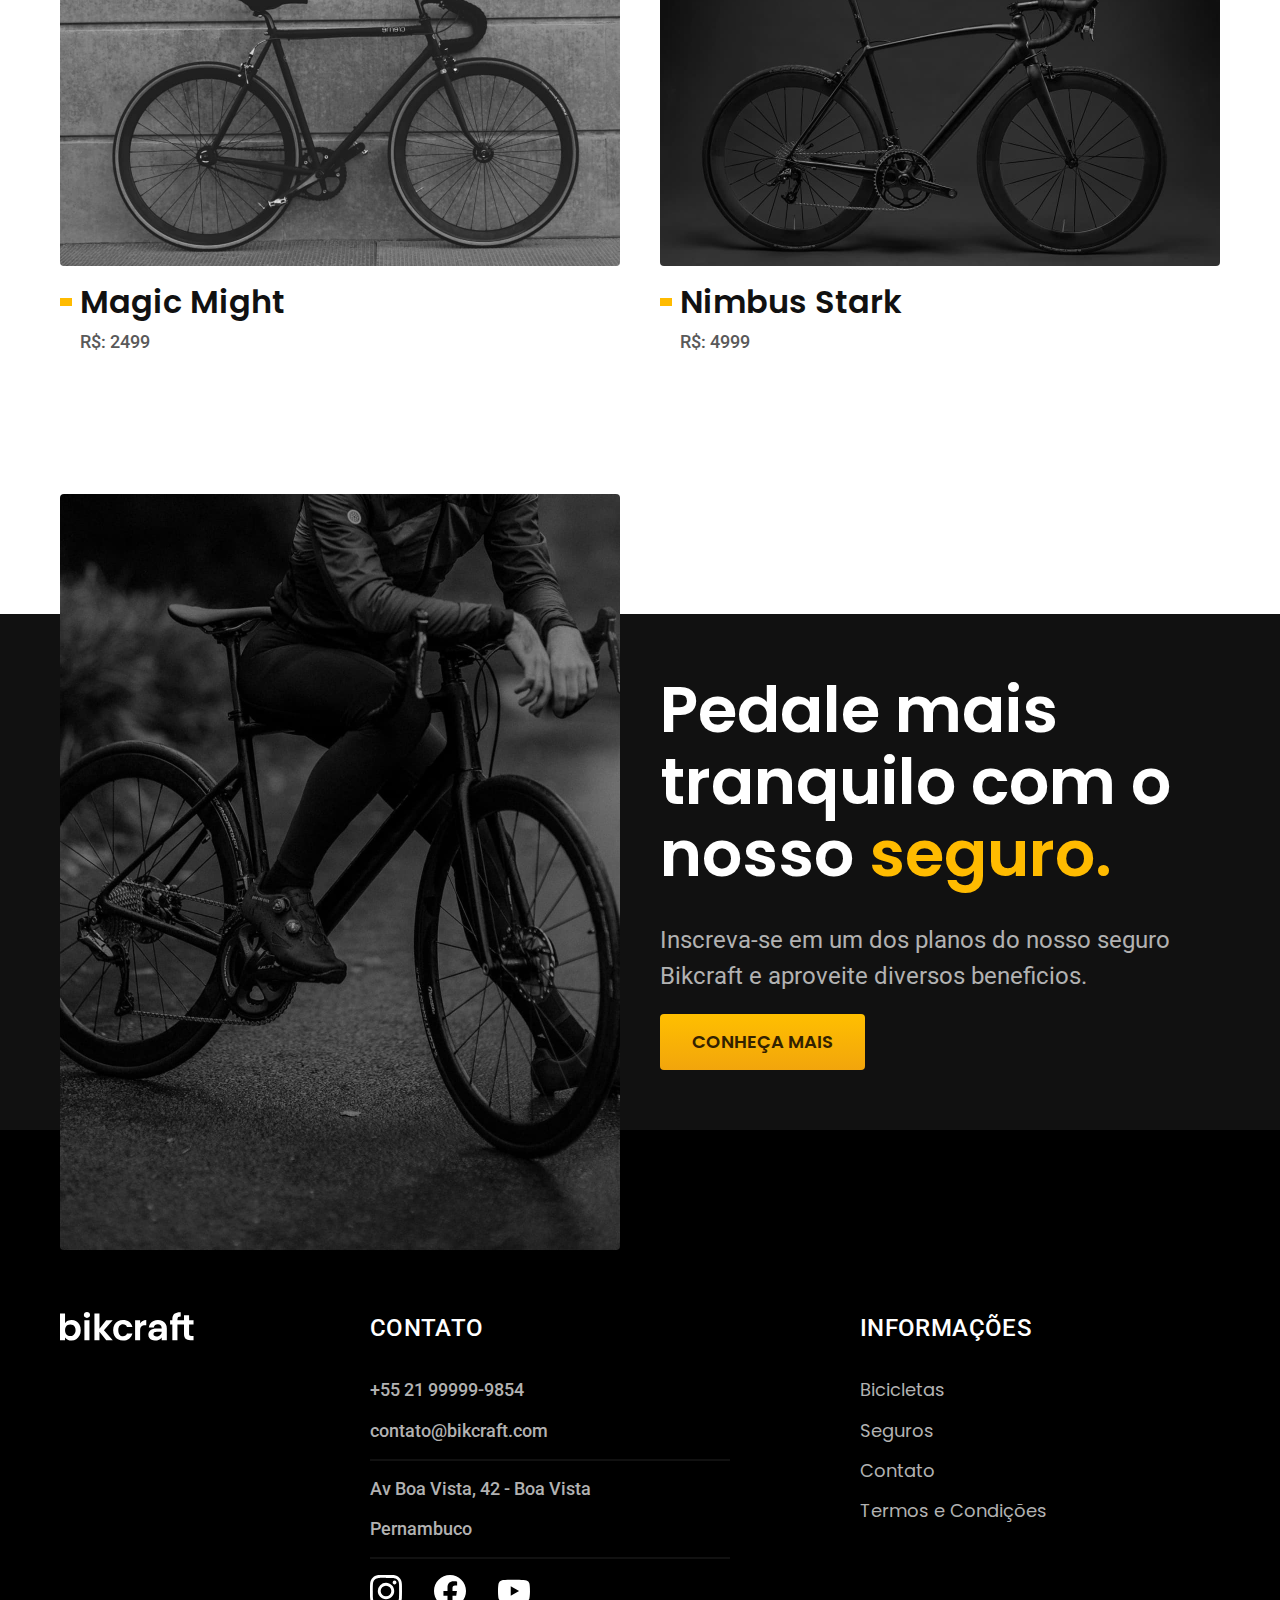
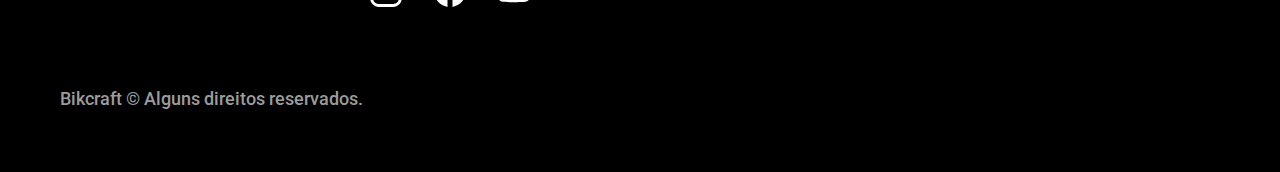
<file: bicicletas/nebula.html>
<!DOCTYPE html>

<html lang="pt-br">

<head>
  <meta charset="UTF-8">
  <meta name="viewport" content="width=device-width, initial-scale=1.0">
  <title>Nebula | Bikcraft</title>
  <meta name="description" content="Termos e condições.">

  <link rel="stylesheet" href="../css/style.css">

  <link rel="preconnect" href="https://fonts.googleapis.com">
  <link rel="preconnect" href="https://fonts.gstatic.com" crossorigin>
  <link href="https://fonts.googleapis.com/css2?family=Merriweather:ital,wght@1,900&family=Poppins:wght@400;600&family=Roboto:wght@400;500&display=swap" rel="stylesheet">
</head>

<body id="bicicleta">
  <header class="header-bg">
    <div class="header container">
      <a href="../">
        <img src="../img/bikcraft.svg" alt="Bikcraft">
      </a>

      <nav aria-label="primaria">
        <ul class="header-menu font-1-m cor-0">
          <li> <a href="../bicicletas.html"> Bicicletas</a></li>
          <li> <a href="../seguros.html"> Seguros</a></li>
          <li> <a href="../contato.html"> Contato</a></li>
        </ul>
      </nav>
    </div>
  </header>

  <main class="titulo-bg">
    <div class="titulo-bg">
      <div class="titulo container">
        <p class="font-2-xl cor-5">R$ 3999</p>
        <h1 class="font-1-xxl cor-0">Nebula Cosmic<span class="cor-p1">.</span></h1>
      </div>
    </div>
    <div class="bicicleta container">
        <div class="bicicleta-imagens">
            <img src="../img/bicicleta/nimbus3.jpg" alt="Bicicleta 3">
            <img src="../img/bicicleta/nimbus1.jpg" alt="Bicicleta 1">
            <img src="../img/bicicleta/nimbus2.jpg" alt="Bicicleta 2">
        </div>
        <div class="bicicleta-conteudo">
            <p class="font-2-l cor-5"> A Nebula Cosmic é a melhor Bikcraft jpa criada pela nossa equipe.
                Ela vem equipada com os melhores acessórios, o que garante maior velocidade.
            </p>
            <div class="bicicleta-comprar">
                <a class="botao" href="../orcamento.html?tipo=bikcraft&produto=nebula">Comprar Agora</a>
                <span class="font-1-xs cor-6"><img src="../img/icones/entrega.svg">entrega em 5 dias</span>
                <span class="font-1-xs cor-6"><img src="../img/icones/estoque.svg"> 18 em estoque</span>
            </div>

        <h2 class="font-1-xs cor-0">Informações</h2>
        <ul class="bicicleta-informacoes">
            <li>
                <img src="../img/icones/eletrica.svg" alt="">
                <h3 class="font-1-m cor-0">Motor Elétrico</h3>
                <p class="font-2-xs cor-5">Permite você viajar distâncias inimagináveis com a sua bike.</p>
            </li>
            <li>
                <img src="../img/icones/velocidade.svg" alt="">
                <h3 class="font-1-m cor-0">40 km/h</h3>
                <p class="font-2-xs cor-5">A mais rápida bicicleta elétrica disponícvel hoje no mercado.</p>
            </li>
            <li>
                <img src="../img/icones/rastreador.svg" alt="">
                <h3 class="font-1-m cor-0">Rastreador</h3>
                <p class="font-2-xs cor-5">Rastreador e sistema anti-furto para garantir o seu sossego.</p>
            </li>
            <li>
                <img src="../img/icones/carbono.svg" alt="">
                <h3 class="font-1-m cor-0">Fibra de Carbono</h3>
                <p class="font-2-xs cor-5">Maior proteção possível para a sua Bikcraft com fibra de carbono.</p>
            </li>
        </ul>
        <h2 class="font-1-xs cor-0">Ficha Técnica</h2>
        <ul class="bicicletas-ficha font-2-s cor-5">
            <li>Peso <span>9 kg</span></li>
            <li>Altura <span>60 cm</span></li>
            <li>Largura <span>120 cm</span></li>
            <li>Profundidade <span>10 cm</span></li>
            <li>Marchas <span>16</span></li>
            <li>Roda <span>29</span></li>
        </ul>
    </div>
    </div>
        
  </main>

  <article class="bicicletas-lista container">
    <h2 class="font-1-xxl">escolha a sua<span class="cor-p1">.</span></h2>
    <ul>
        <li>
            <a href="./magic.html">
                <img src="../img/bicicletas/magic.jpg" alt="Bicicleta preta">
                <h3 class="font-1-xl">Magic Might</h3>
                <span class="font-2-m cor-8">R$: 2499</span>
            </a>
        </li>
        <li>
            <a href="./nimbus.html">
                <img src="../img/bicicletas/nimbus.jpg" alt="Bicicleta preta">
                <h3 class="font-1-xl">Nimbus Stark</h3>
                <span class="font-2-m cor-8">R$: 4999</span>
            </a>
        </li>
    </ul>
</article>

<article class="seguro-bg">
    <div class="seguro container">
        <div class="seguro-imagem">
            <img src="../img/fotos/seguros.jpg" alt="Pessoa parada em cima de uma bicicleta">
        </div>
        <div class="seguro-conteudo">
            <h2 class="font-1-xxl cor-0">Pedale mais tranquilo com o nosso 
            <span class="cor-p1">seguro.</span></h2>
            <p class="font-2-l cor-5">Inscreva-se em um dos planos do nosso seguro 
                Bikcraft e aproveite diversos beneficios.</p>
            <a class="botao" href="../seguros.html">Conheça Mais</a>
        </div>
    </div>
</article>

  <footer class="footer-bg">
    <div class="footer container">
      <img src="../img/bikcraft.svg" alt="Bikcraft">
      <div class="footer-contato">
        <h3 class="font-2-l-b cor-0">Contato</h3>
        <ul class="font-2-m cor-5">
          <li><a href="tel:+5521999999854">+55 21 99999-9854 </a></li>
          <li><a href="mailto:contato@bikcraft.com">contato@bikcraft.com </a></li>
          <li>Av Boa Vista, 42 - Boa Vista</li>
          <li>Pernambuco</li>
        </ul>
        <div class="footer-redes">
          <a href="../">
            <img src="../img/redes/instagram.svg" alt="Instagram">
          </a>
          <a href="../">
            <img src="../img/redes/facebook.svg" alt="Facebook">
          </a>
          <a href="../">
            <img src="../img/redes/youtube.svg" alt="Youtube">
          </a>
        </div>
      </div>
      <div class="footer-informacoes">
        <h3 class="font-2-l-b cor-0">Informações</h3>
        <nav>
          <ul class="font-1-m cor-5">
            <li> <a href="../bicicletas.html"> Bicicletas</a></li>
            <li> <a href="../seguros.html"> Seguros</a></li>
            <li> <a href="../contato.html"> Contato</a></li>
            <li> <a href="../termos.html"> Termos e Condições</a></li>
          </ul>
        </nav>
      </div>
      <p class="footer-copy font-2-m cor-6">Bikcraft © Alguns direitos reservados.</p>
    </div>
  </footer>
  <script src="../js/script.js"></script>
</body>

</html>
</file>
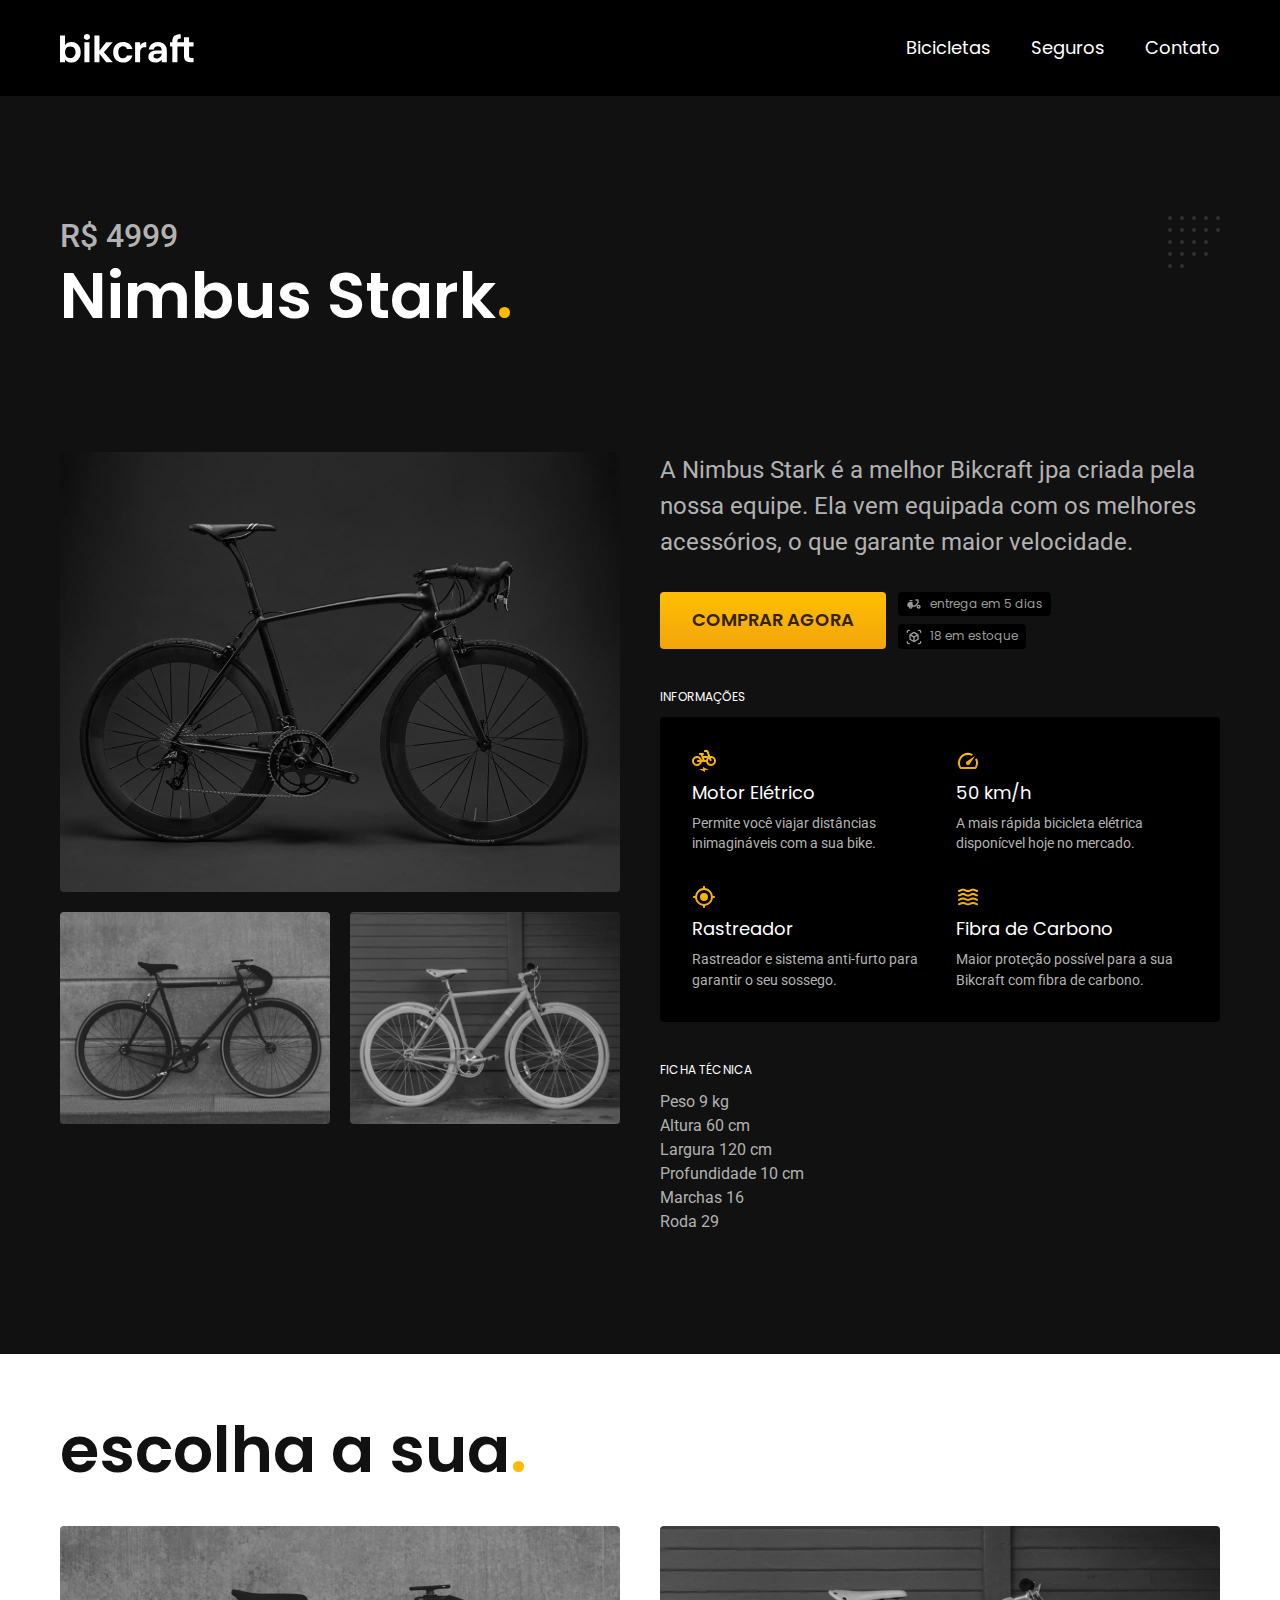
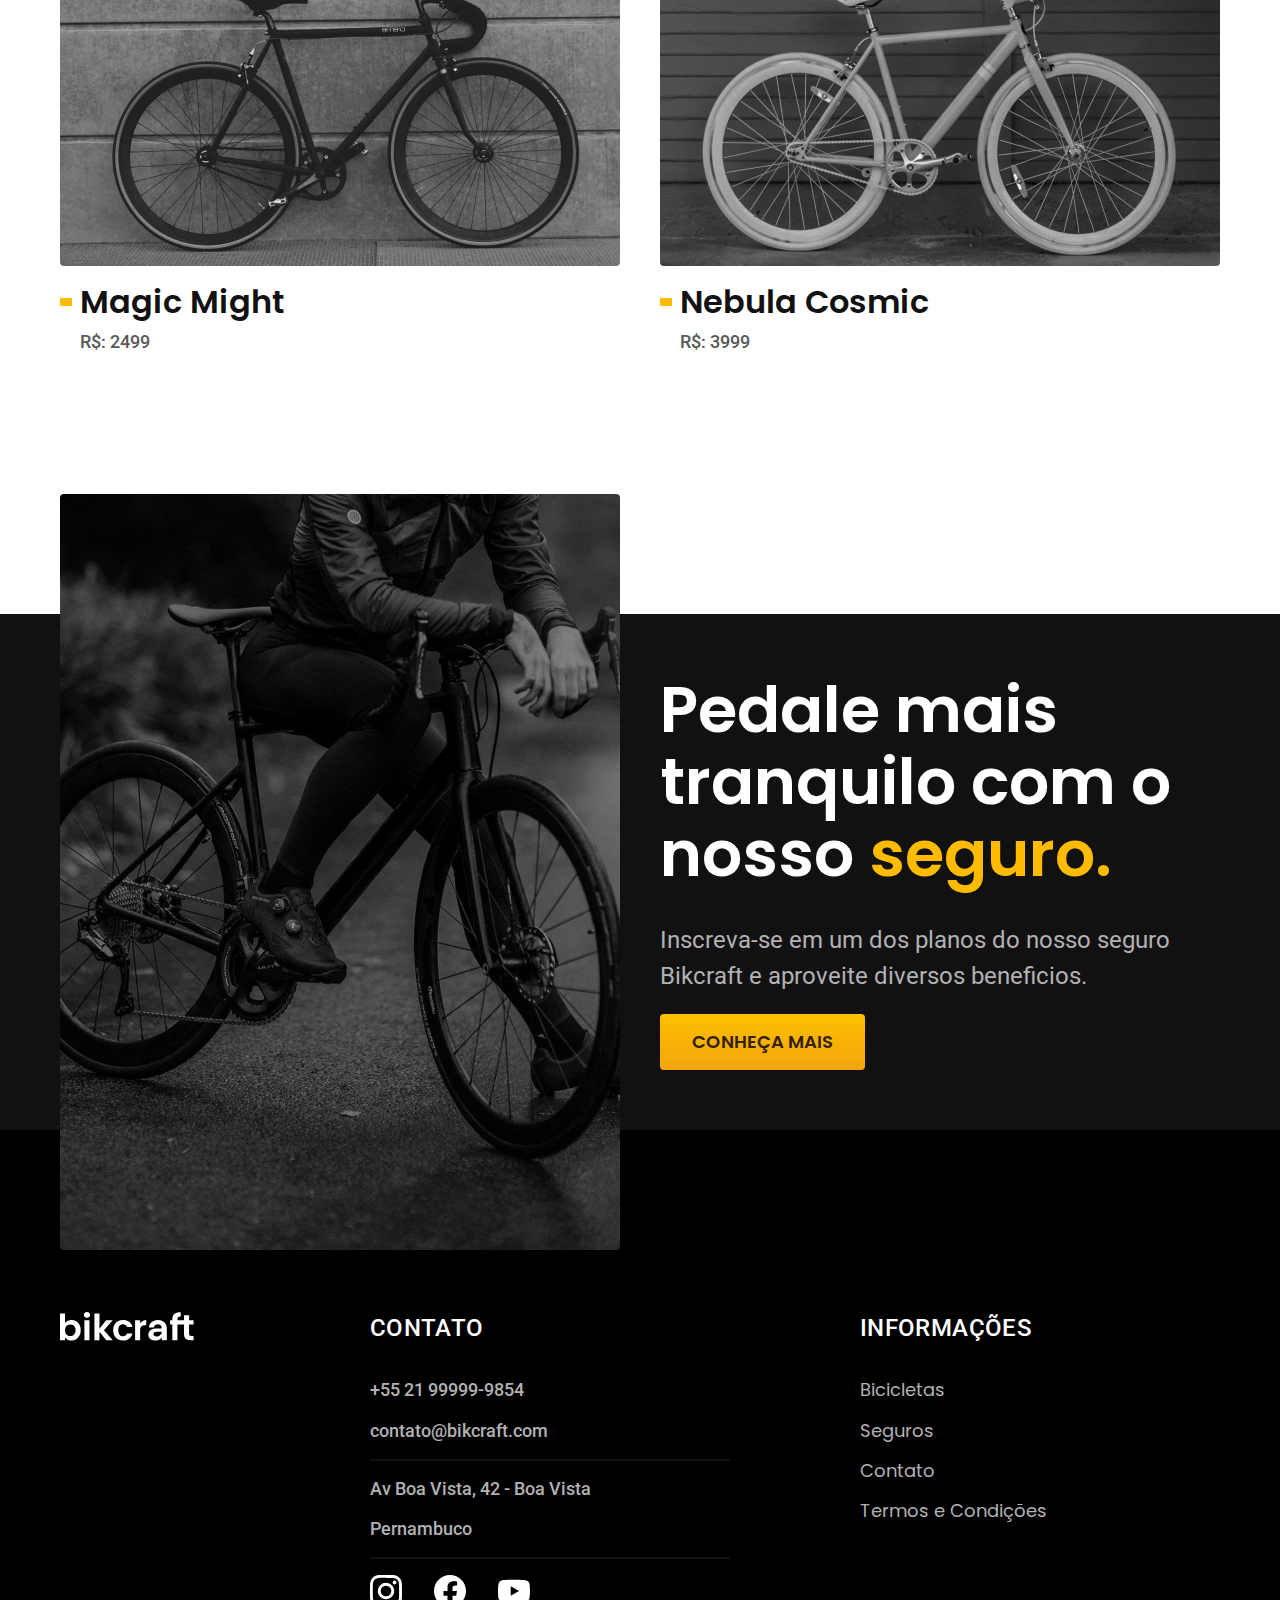
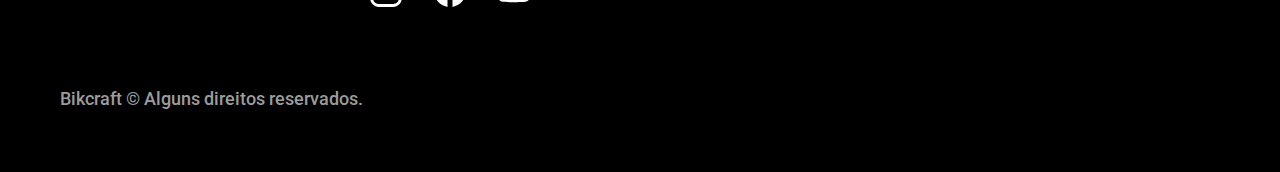
<file: bicicletas/nimbus.html>
<!DOCTYPE html>

<html lang="pt-br">

<head>
  <meta charset="UTF-8">
  <meta name="viewport" content="width=device-width, initial-scale=1.0">
  <title>Nimbus | Bikcraft</title>
  <meta name="description" content="Termos e condições.">

  <link rel="stylesheet" href="../css/style.css">

  <link rel="preconnect" href="https://fonts.googleapis.com">
  <link rel="preconnect" href="https://fonts.gstatic.com" crossorigin>
  <link href="https://fonts.googleapis.com/css2?family=Merriweather:ital,wght@1,900&family=Poppins:wght@400;600&family=Roboto:wght@400;500&display=swap" rel="stylesheet">
</head>

<body id="bicicleta">
  <header class="header-bg">
    <div class="header container">
      <a href="../">
        <img src="../img/bikcraft.svg" alt="Bikcraft">
      </a>

      <nav aria-label="primaria">
        <ul class="header-menu font-1-m cor-0">
          <li> <a href="../bicicletas.html"> Bicicletas</a></li>
          <li> <a href="../seguros.html"> Seguros</a></li>
          <li> <a href="../contato.html"> Contato</a></li>
        </ul>
      </nav>
    </div>
  </header>

  <main class="titulo-bg">
    <div class="titulo-bg">
      <div class="titulo container">
        <p class="font-2-xl cor-5">R$ 4999</p>
        <h1 class="font-1-xxl cor-0">Nimbus Stark<span class="cor-p1">.</span></h1>
      </div>
    </div>
    <div class="bicicleta container">
        <div class="bicicleta-imagens">
            <img src="../img/bicicleta/nimbus1.jpg" alt="Bicicleta 1">
            <img src="../img/bicicleta/nimbus2.jpg" alt="Bicicleta 2">
            <img src="../img/bicicleta/nimbus3.jpg" alt="Bicicleta 3">
        </div>
        <div class="bicicleta-conteudo">
            <p class="font-2-l cor-5"> A Nimbus Stark é a melhor Bikcraft jpa criada pela nossa equipe.
                Ela vem equipada com os melhores acessórios, o que garante maior velocidade.
            </p>
            <div class="bicicleta-comprar">
                <a class="botao" href="../orcamento.html?tipo=bikcraft&produto=nimbus">Comprar Agora</a>
                <span class="font-1-xs cor-6"><img src="../img/icones/entrega.svg">entrega em 5 dias</span>
                <span class="font-1-xs cor-6"><img src="../img/icones/estoque.svg"> 18 em estoque</span>
            </div>

        <h2 class="font-1-xs cor-0">Informações</h2>
        <ul class="bicicleta-informacoes">
            <li>
                <img src="../img/icones/eletrica.svg" alt="">
                <h3 class="font-1-m cor-0">Motor Elétrico</h3>
                <p class="font-2-xs cor-5">Permite você viajar distâncias inimagináveis com a sua bike.</p>
            </li>
            <li>
                <img src="../img/icones/velocidade.svg" alt="">
                <h3 class="font-1-m cor-0">50 km/h</h3>
                <p class="font-2-xs cor-5">A mais rápida bicicleta elétrica disponícvel hoje no mercado.</p>
            </li>
            <li>
                <img src="../img/icones/rastreador.svg" alt="">
                <h3 class="font-1-m cor-0">Rastreador</h3>
                <p class="font-2-xs cor-5">Rastreador e sistema anti-furto para garantir o seu sossego.</p>
            </li>
            <li>
                <img src="../img/icones/carbono.svg" alt="">
                <h3 class="font-1-m cor-0">Fibra de Carbono</h3>
                <p class="font-2-xs cor-5">Maior proteção possível para a sua Bikcraft com fibra de carbono.</p>
            </li>
        </ul>
        <h2 class="font-1-xs cor-0">Ficha Técnica</h2>
        <ul class="bicicletas-ficha font-2-s cor-5">
            <li>Peso <span>9 kg</span></li>
            <li>Altura <span>60 cm</span></li>
            <li>Largura <span>120 cm</span></li>
            <li>Profundidade <span>10 cm</span></li>
            <li>Marchas <span>16</span></li>
            <li>Roda <span>29</span></li>
        </ul>
    </div>
    </div>
        
  </main>

  <article class="bicicletas-lista container">
    <h2 class="font-1-xxl">escolha a sua<span class="cor-p1">.</span></h2>
    <ul>
        <li>
            <a href="./magic.html">
                <img src="../img/bicicletas/magic.jpg" alt="Bicicleta preta">
                <h3 class="font-1-xl">Magic Might</h3>
                <span class="font-2-m cor-8">R$: 2499</span>
            </a>
        </li>
        <li>
            <a href="./nebula.html">
                <img src="../img/bicicletas/nebula.jpg" alt="Bicicleta preta">
                <h3 class="font-1-xl">Nebula Cosmic</h3>
                <span class="font-2-m cor-8">R$: 3999</span>
            </a>
        </li>
    </ul>
</article>

<article class="seguro-bg">
    <div class="seguro container">
        <div class="seguro-imagem">
            <img src="../img/fotos/seguros.jpg" alt="Pessoa parada em cima de uma bicicleta">
        </div>
        <div class="seguro-conteudo">
            <h2 class="font-1-xxl cor-0">Pedale mais tranquilo com o nosso 
            <span class="cor-p1">seguro.</span></h2>
            <p class="font-2-l cor-5">Inscreva-se em um dos planos do nosso seguro 
                Bikcraft e aproveite diversos beneficios.</p>
            <a class="botao" href="../seguros.html">Conheça Mais</a>
        </div>
    </div>
</article>

  <footer class="footer-bg">
    <div class="footer container">
      <img src="../img/bikcraft.svg" alt="Bikcraft">
      <div class="footer-contato">
        <h3 class="font-2-l-b cor-0">Contato</h3>
        <ul class="font-2-m cor-5">
          <li><a href="tel:+5521999999854">+55 21 99999-9854 </a></li>
          <li><a href="mailto:contato@bikcraft.com">contato@bikcraft.com </a></li>
          <li>Av Boa Vista, 42 - Boa Vista</li>
          <li>Pernambuco</li>
        </ul>
        <div class="footer-redes">
          <a href="../">
            <img src="../img/redes/instagram.svg" alt="Instagram">
          </a>
          <a href="../">
            <img src="../img/redes/facebook.svg" alt="Facebook">
          </a>
          <a href="../">
            <img src="../img/redes/youtube.svg" alt="Youtube">
          </a>
        </div>
      </div>
      <div class="footer-informacoes">
        <h3 class="font-2-l-b cor-0">Informações</h3>
        <nav>
          <ul class="font-1-m cor-5">
            <li> <a href="../bicicletas.html"> Bicicletas</a></li>
            <li> <a href="../seguros.html"> Seguros</a></li>
            <li> <a href="../contato.html"> Contato</a></li>
            <li> <a href="../termos.html"> Termos e Condições</a></li>
          </ul>
        </nav>
      </div>
      <p class="footer-copy font-2-m cor-6">Bikcraft © Alguns direitos reservados.</p>
    </div>
  </footer>
  <script src="../js/script.js"></script>
</body>

</html>
</file>
<file: css/style.css>
@import "./global/global.css";
@import "./utilidades/tipografia.css";
@import "./utilidades/cores.css";
@import "./utilidades/animacao.css";

@import "./global/header.css";
@import "./global/footer.css";

/* Utilidades */
@import "./utilidades/componentes.css";
@import "./utilidades/formulario.css";

/* Home */
@import "./home/introducao.css";
@import "./home/tecnologia.css";
@import "./home/parceiros.css";
@import "./home/depoimento.css";

/* Bicicletas */
@import "./bicicletas/bicicletas-lista.css";
@import "./bicicletas/bicicletas.css";

/* Bicicleta */
@import "./bicicleta/bicicleta.css";
@import "./bicicleta/seguro.css";

/* Seguros */
@import "./seguros/seguros.css";
@import "./seguros/vantagens.css";
@import "./seguros/perguntas.css";

/* Contato */
@import "./contato/contato.css";
@import "./contato/lojas.css";

/* Contato */
@import "./orcamento/orcamento.css";

/* Termos */
@import "./termos/termos.css";
</file>
